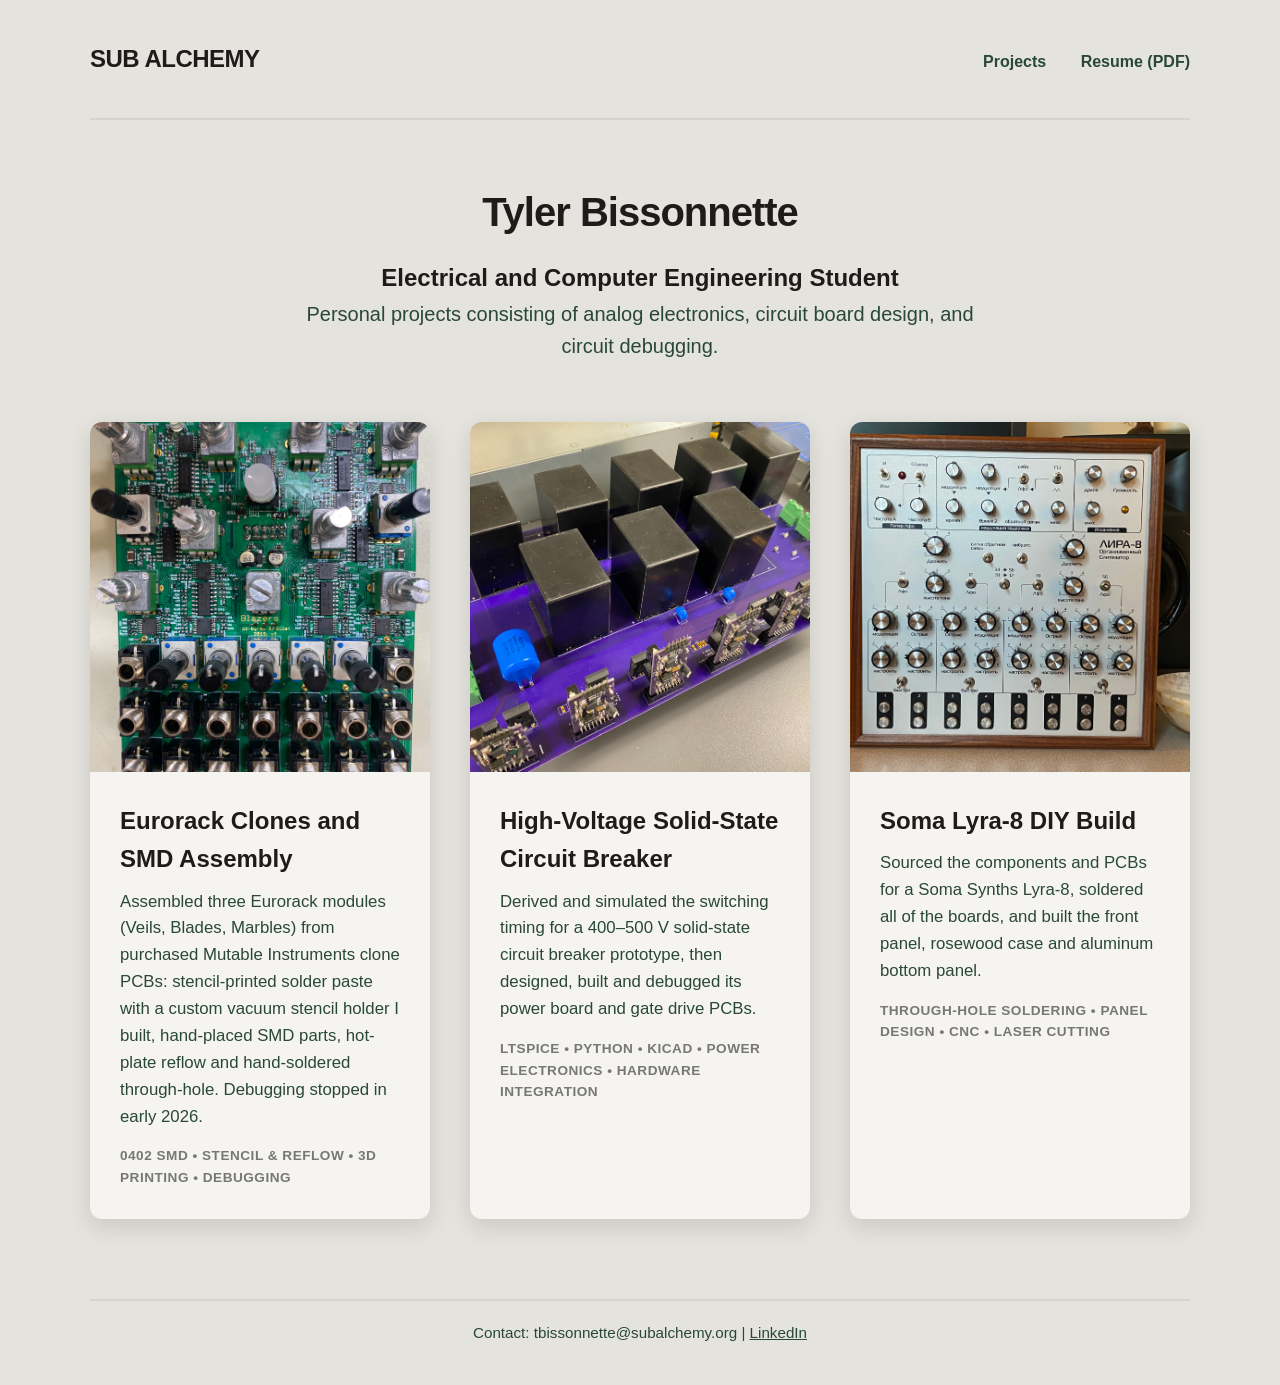
<file: index.html>
<!DOCTYPE html>
<html lang="en">
<head>
    <meta charset="UTF-8">
    <meta name="viewport" content="width=device-width, initial-scale=1.0">
    <title>Sub Alchemy | Tyler Bissonnette</title>
    <link rel="stylesheet" href="style.css?v=6">
<link rel="icon" type="image/svg+xml" href="favicon.svg">
</head>
<body>

    <header>
        <a href="index.html" class="logo">SUB ALCHEMY</a>
        <nav>
            <a href="index.html">Projects</a>
            <a href="Resume_updated.pdf" target="_blank">Resume (PDF)</a>
        </nav>
    </header>

    <main>
        <section class="hero">
            <h1>Tyler Bissonnette</h1>
            <h2>Electrical and Computer Engineering Student</h2>
            <p>Personal projects consisting of analog electronics, circuit board design, and circuit debugging. </p>
        </section>

        <section class="projects-grid">

            <!-- Project 1 -->
            <a href="mutable_clones.html" class="project-card">
                <div class="project-image">
                    <img src="photos/smd/IMG_8533.jpg" alt="Mutable Instruments Eurorack Clones" style="width: 100%; height: 100%; object-fit: cover;">
                </div>
                <div class="project-info">
                    <h2>Eurorack Clones and SMD Assembly</h2>
                    <p>Assembled three Eurorack modules (Veils, Blades, Marbles) from purchased Mutable Instruments clone PCBs: stencil-printed solder paste with a custom vacuum stencil holder I built, hand-placed SMD parts, hot-plate reflow and hand-soldered through-hole. Debugging stopped in early 2026.</p>
                    <div class="tech-stack">0402 SMD • Stencil &amp; Reflow • 3D Printing • Debugging</div>
                </div>
            </a>

            <!-- Project 2 -->
            <a href="circuit-breaker.html" class="project-card">
                <div class="project-image">
                    <img src="photos/circuit_breaker/power_board/IMG_8535.jpg" alt="Solid State Circuit Breaker" style="width: 100%; height: 100%; object-fit: cover;">
                </div>
                <div class="project-info">
                    <h2>High-Voltage Solid-State Circuit Breaker</h2>
                    <p>Derived and simulated the switching timing for a 400&ndash;500 V solid-state circuit breaker prototype, then designed, built and debugged its power board and gate drive PCBs.</p>
                    <div class="tech-stack">LTspice • Python • KiCad • Power Electronics • Hardware Integration</div>
                </div>
            </a>

            <!-- Project 3 -->
            <a href="lyra-8.html" class="project-card">
                <div class="project-image">
                    <img src="photos/Lyra_8/front_1.jpg" alt="Soma Lyra-8 Synthesizer" style="width: 100%; height: 100%; object-fit: cover;">
                </div>
                <div class="project-info">
                    <h2>Soma Lyra-8 DIY Build</h2>
                    <p>Sourced the components and PCBs for a Soma Synths Lyra-8, soldered all of the boards, and built the front panel, rosewood case and aluminum bottom panel.</p>
                    <div class="tech-stack">Through-Hole Soldering • Panel Design • CNC • Laser Cutting</div>
                </div>
            </a>

        </section>
    </main>

    <footer>
    <p>Contact: tbissonnette@subalchemy.org | <a href="https://www.linkedin.com/in/tbissonnette/" target="_blank" rel="noopener noreferrer" style="color: inherit;">LinkedIn</a></p>
    </footer>

</body>
</html>
</file>
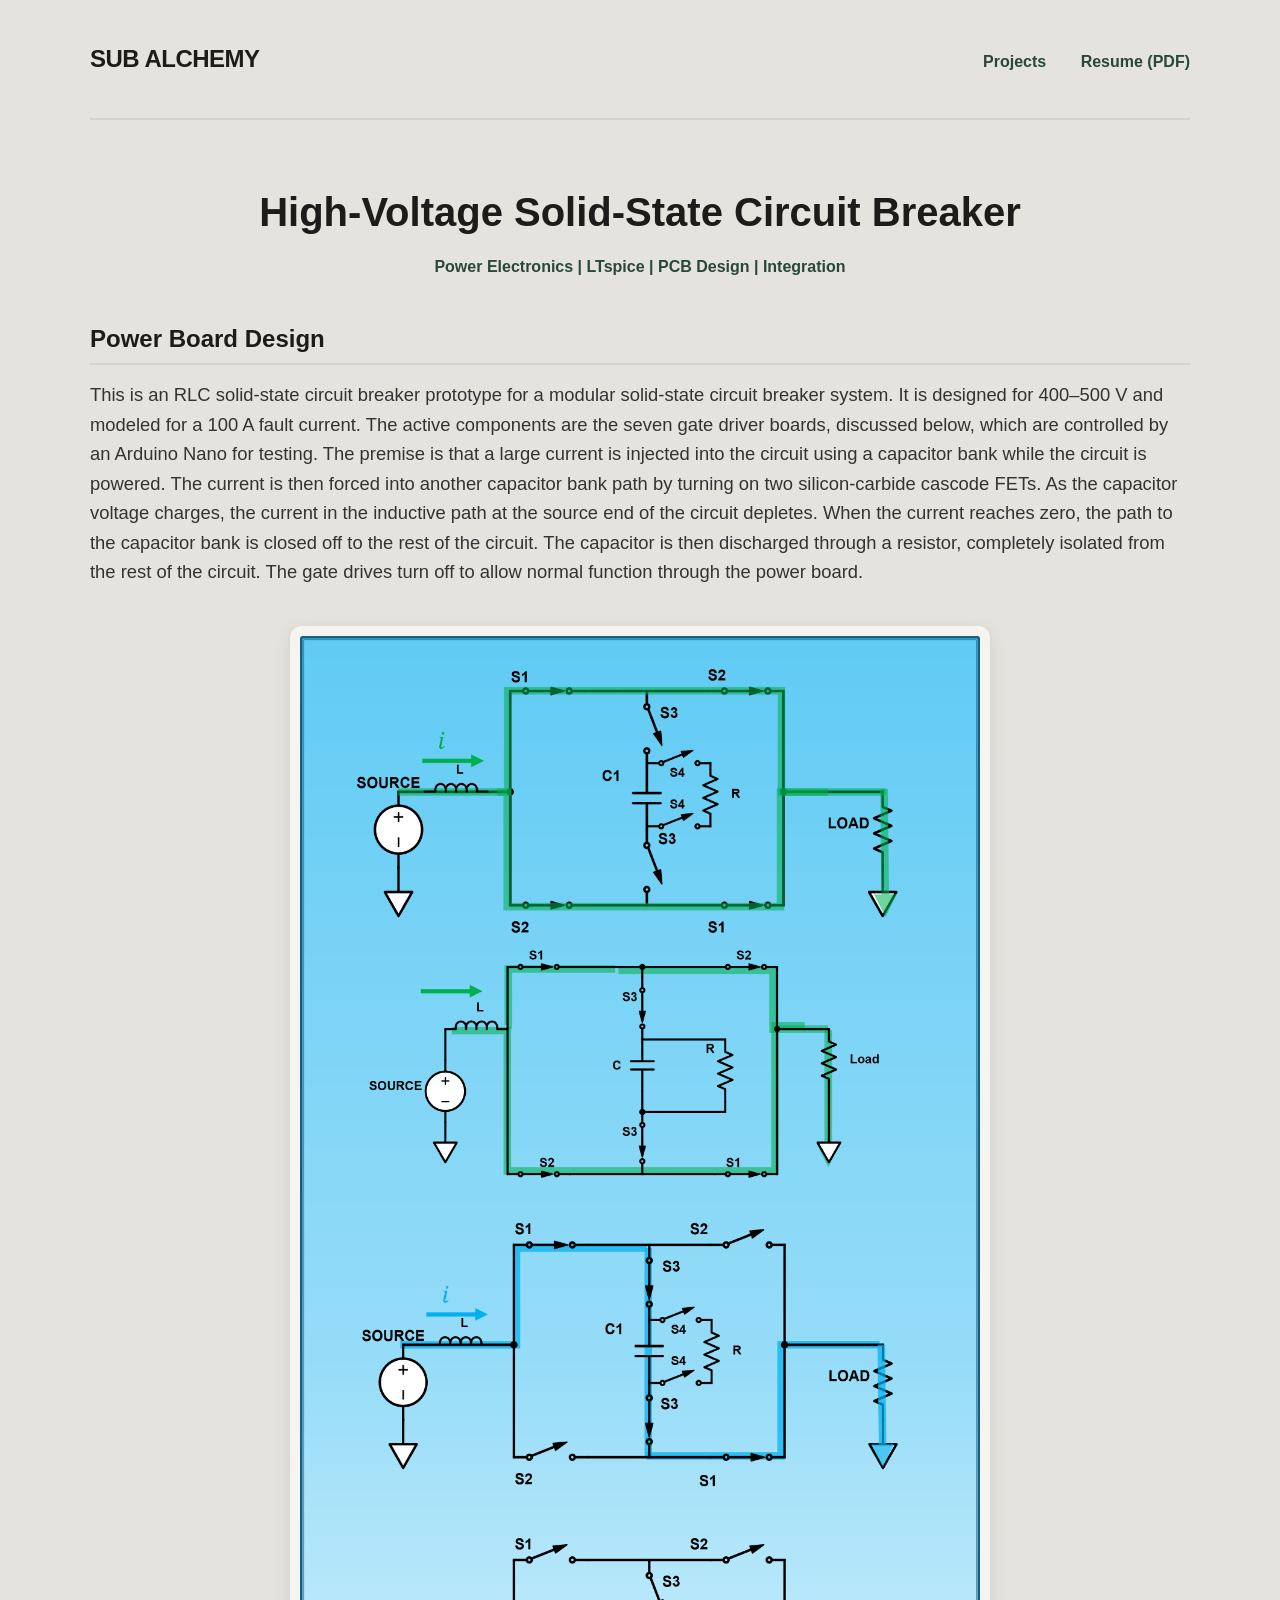
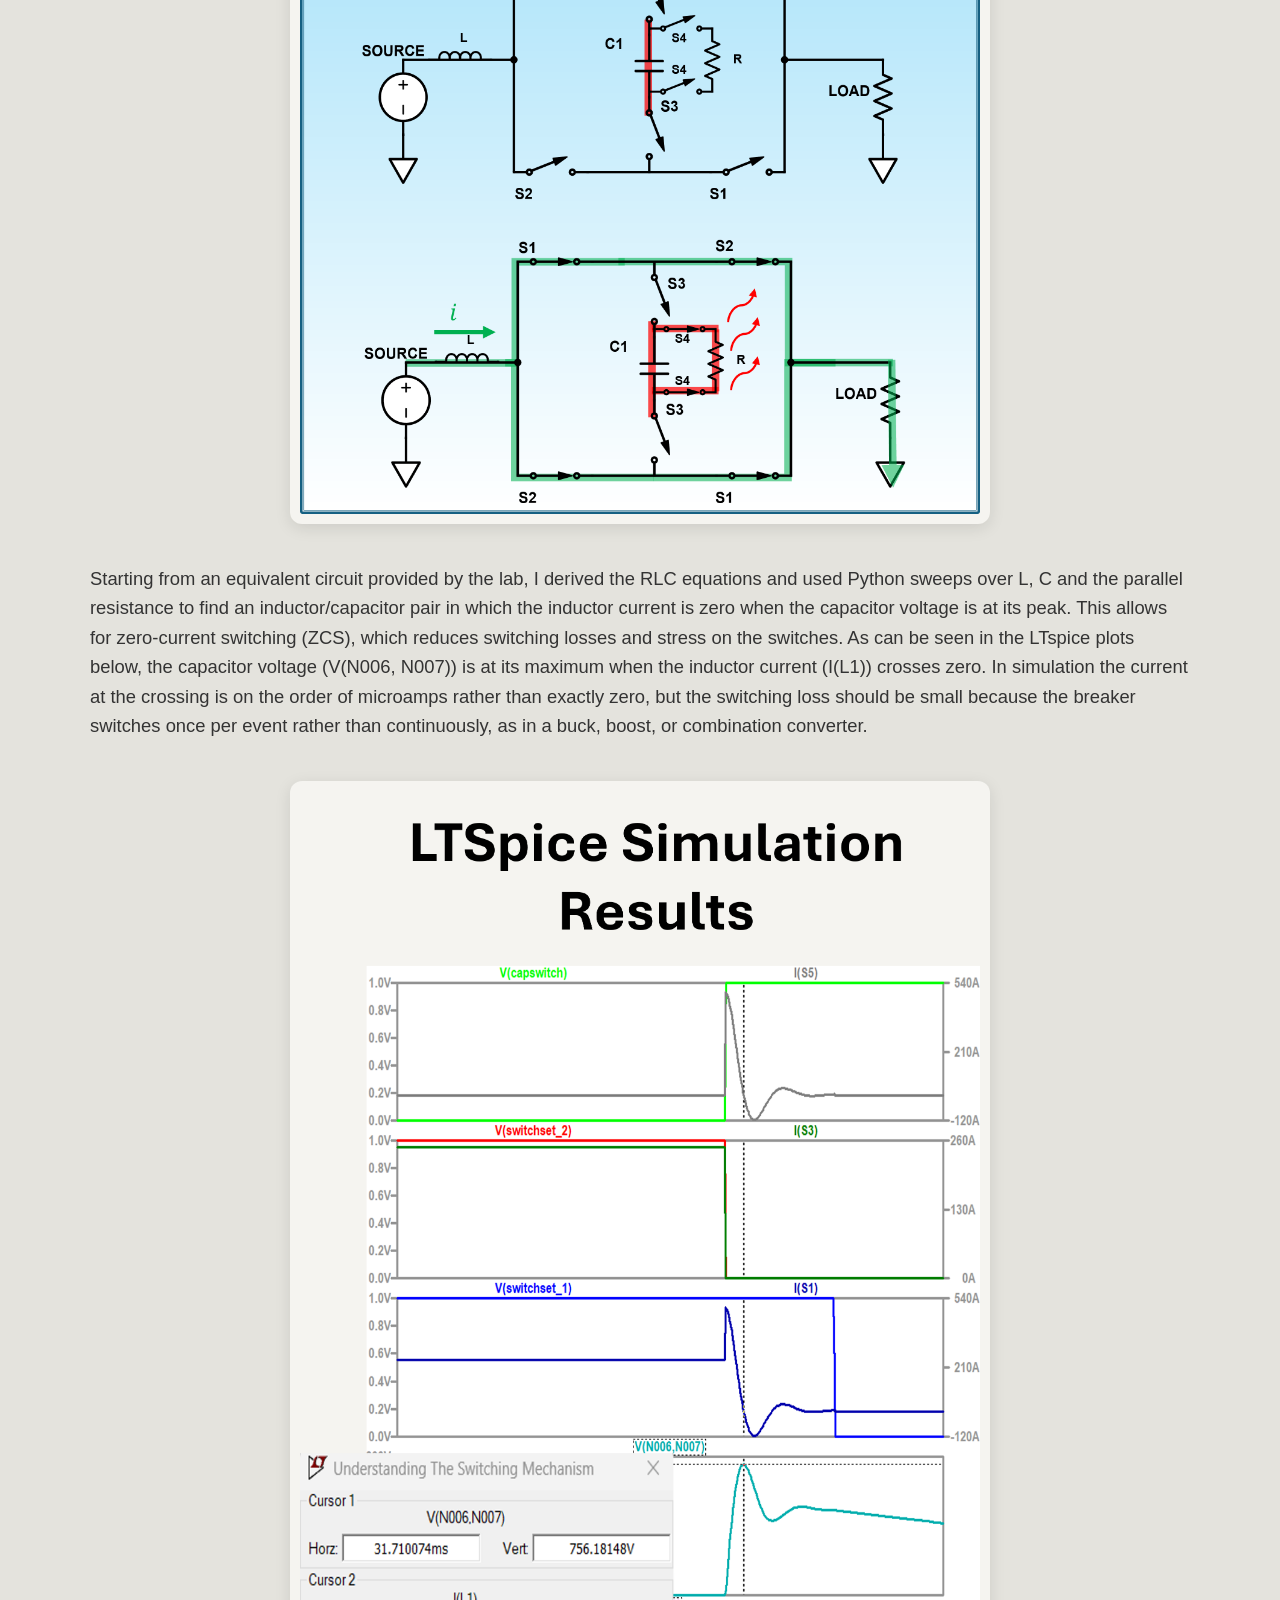
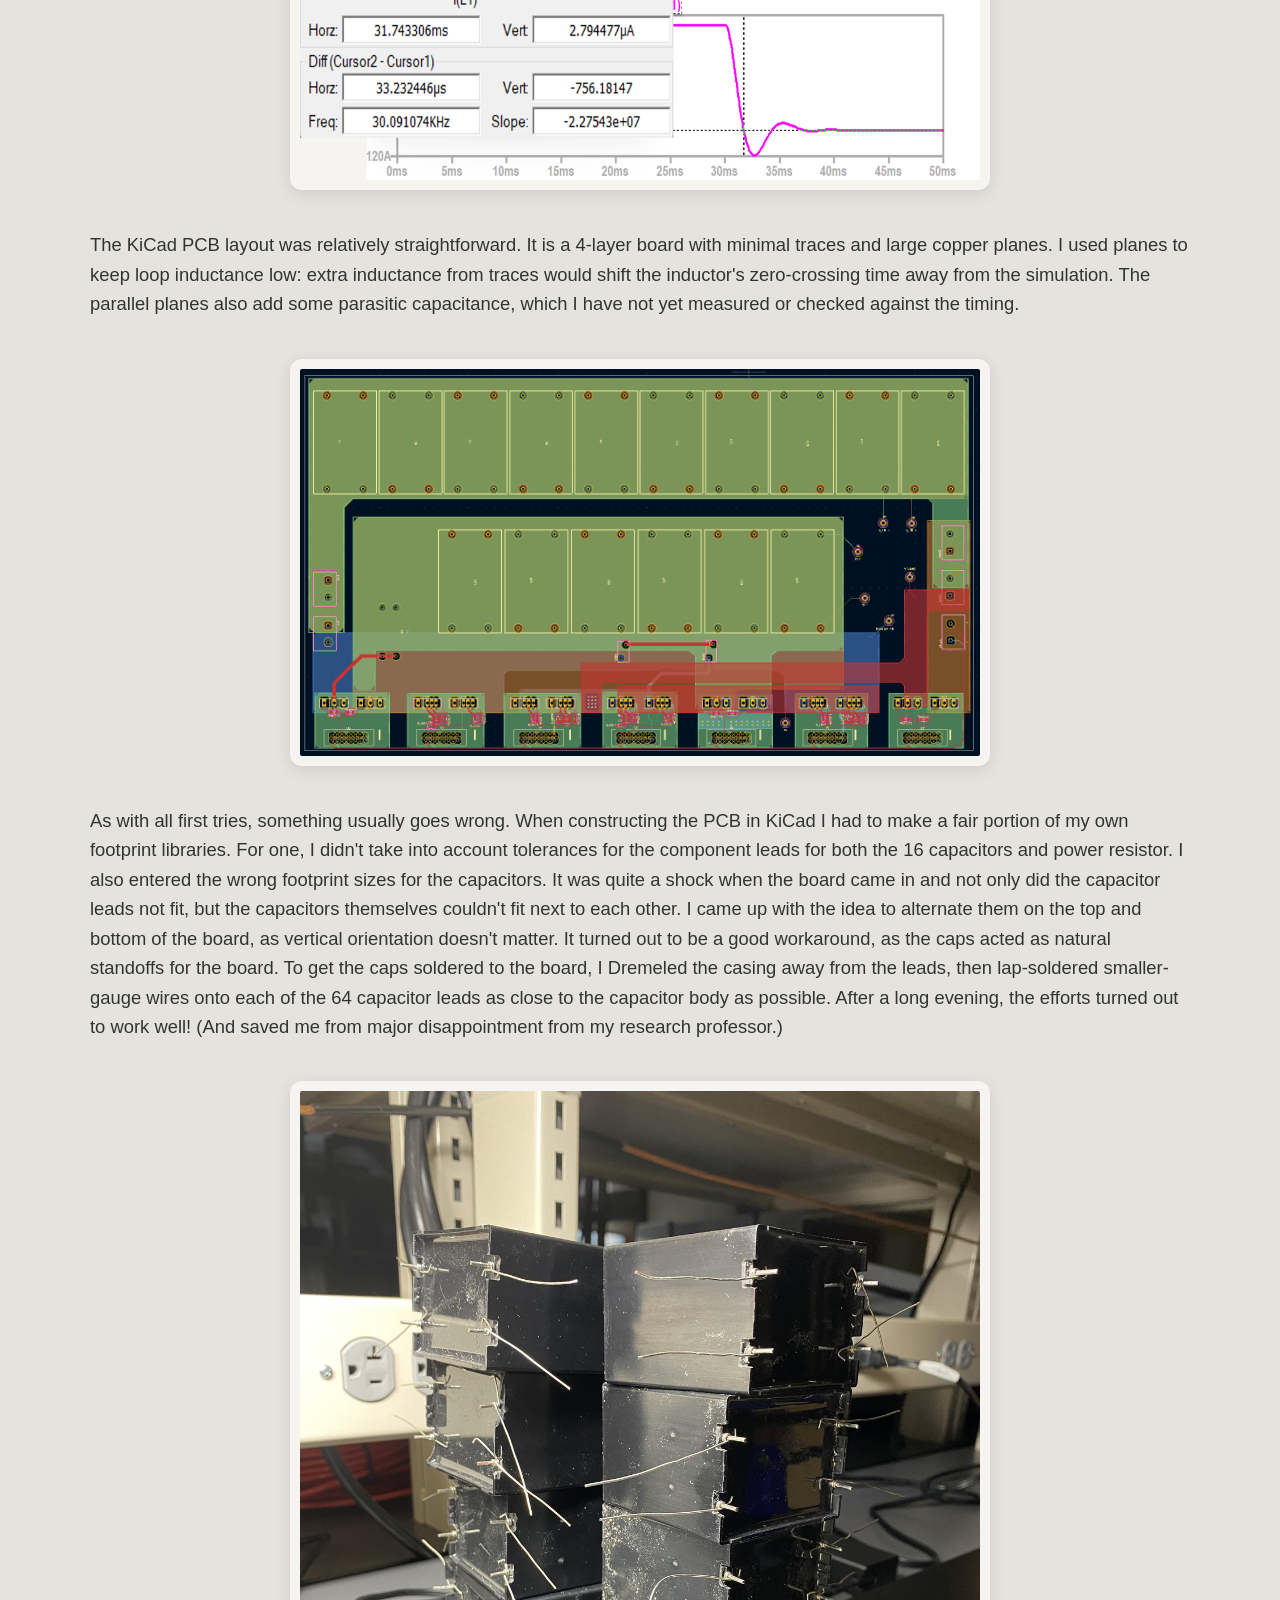
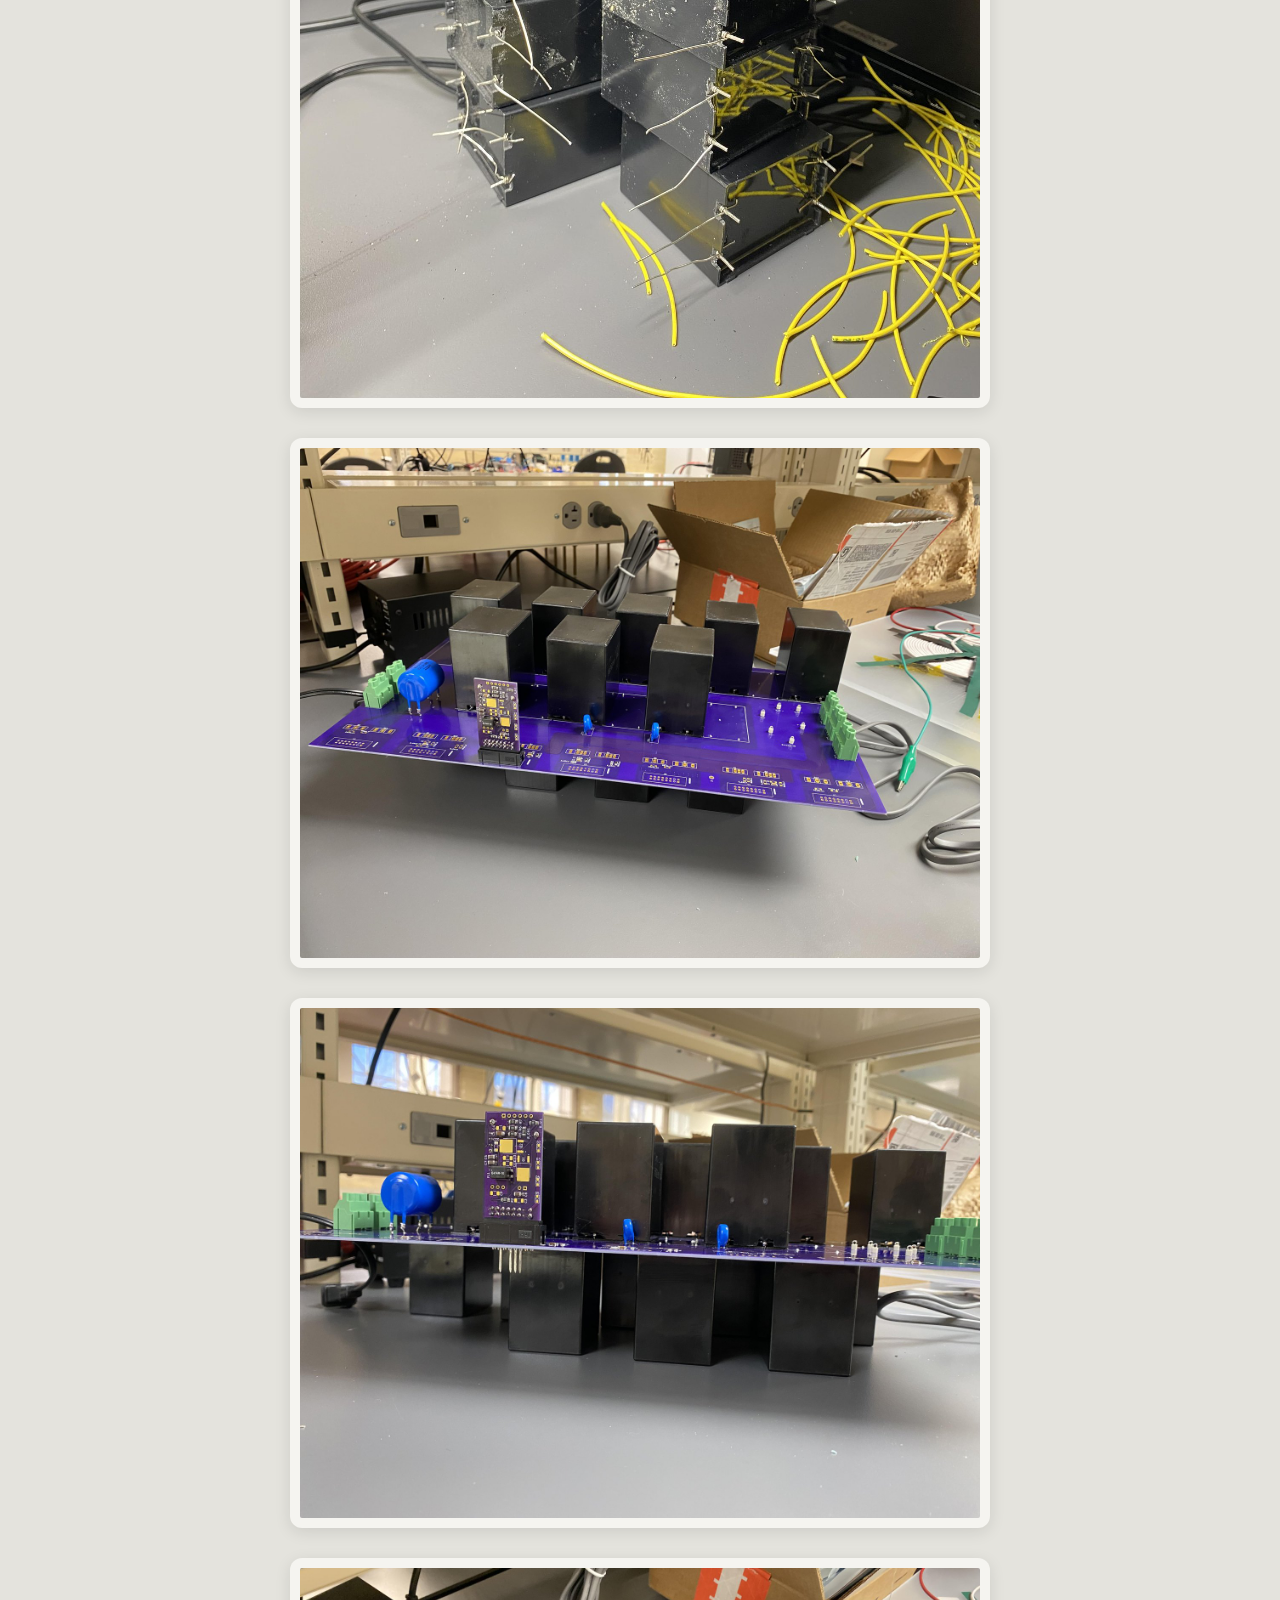
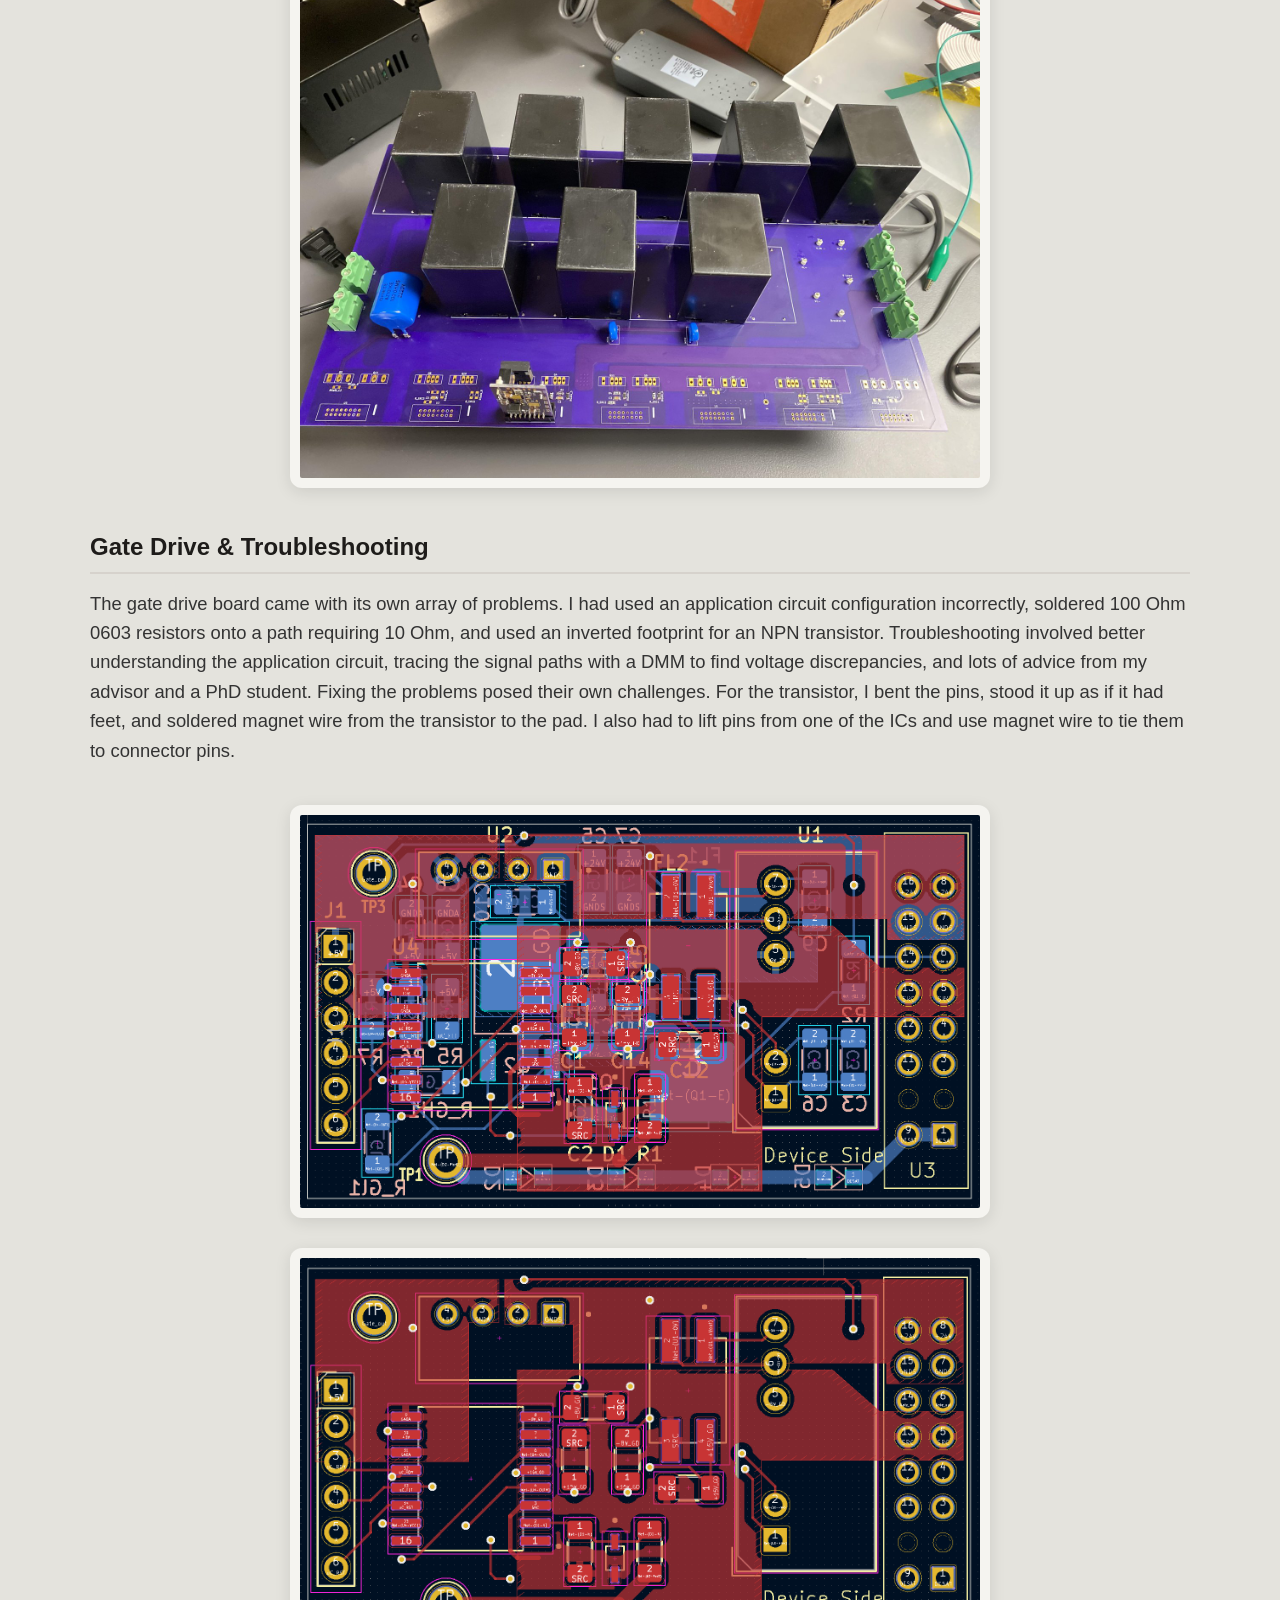
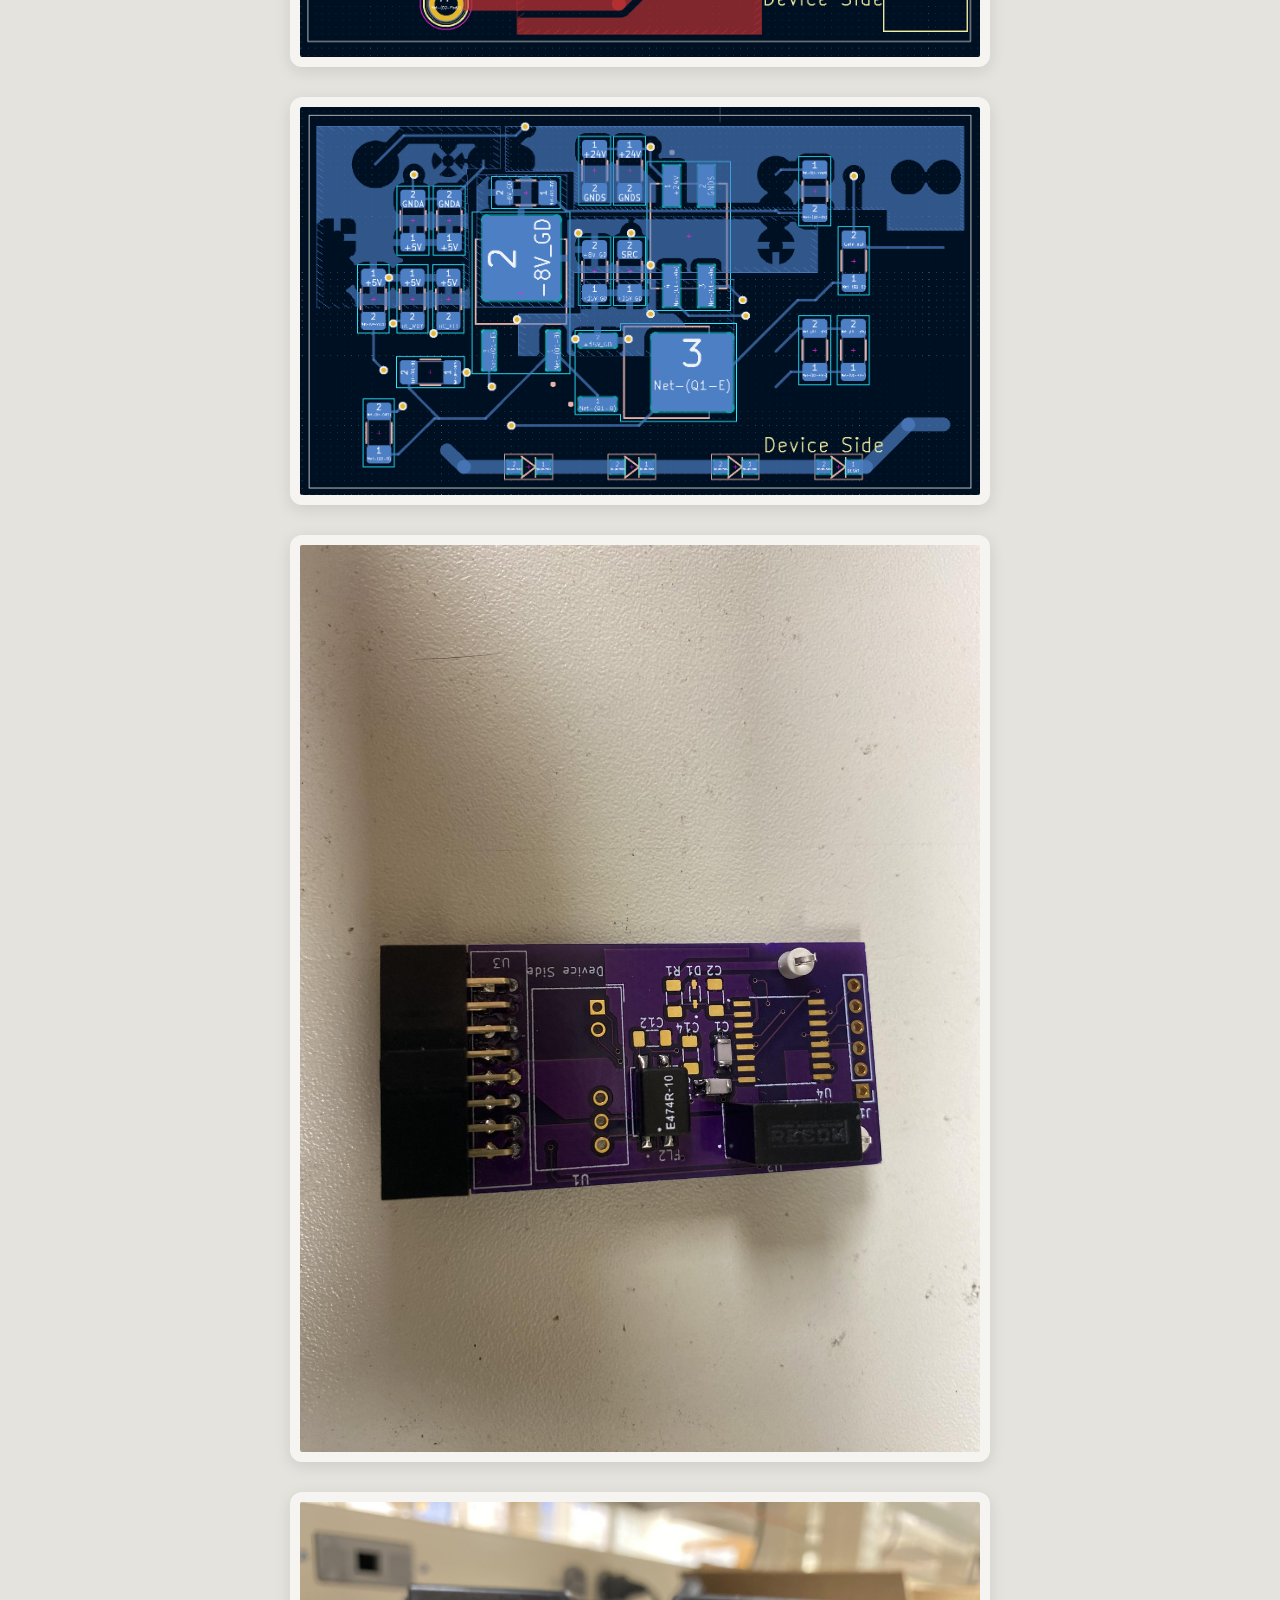
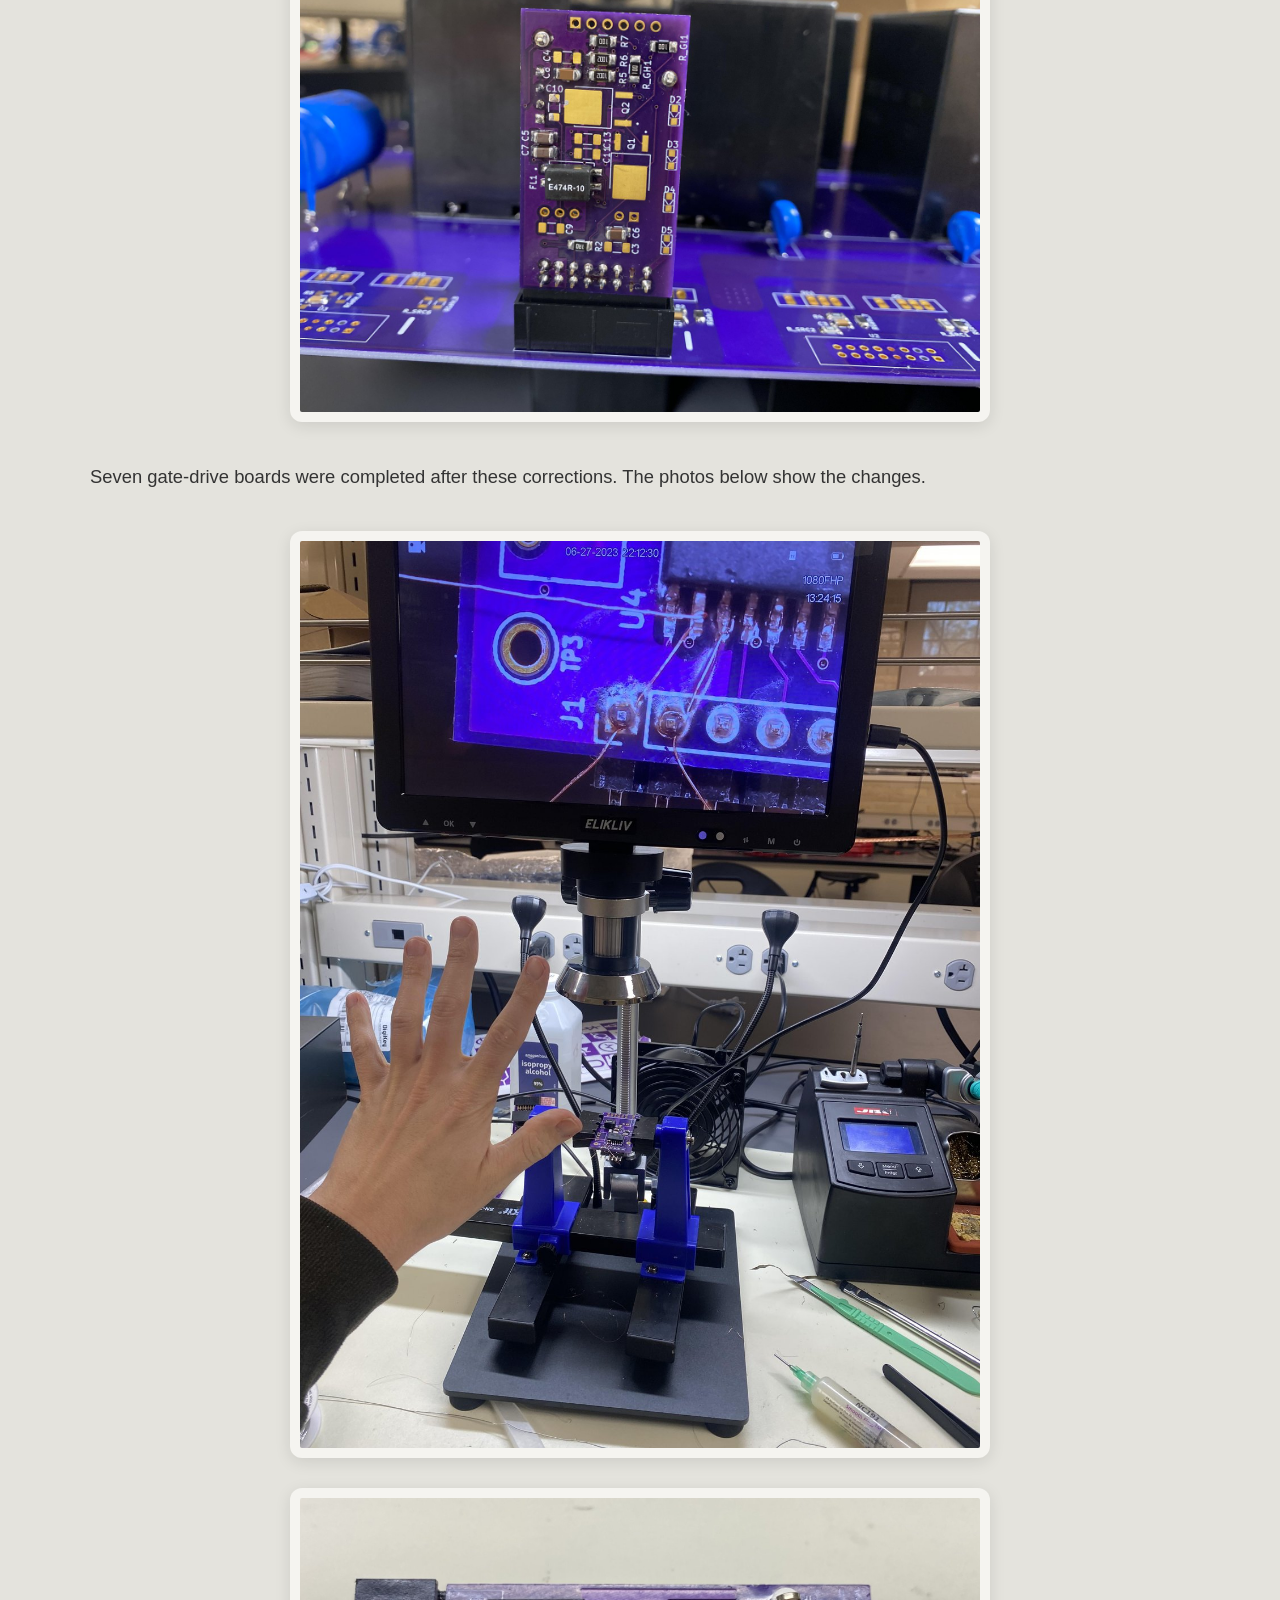
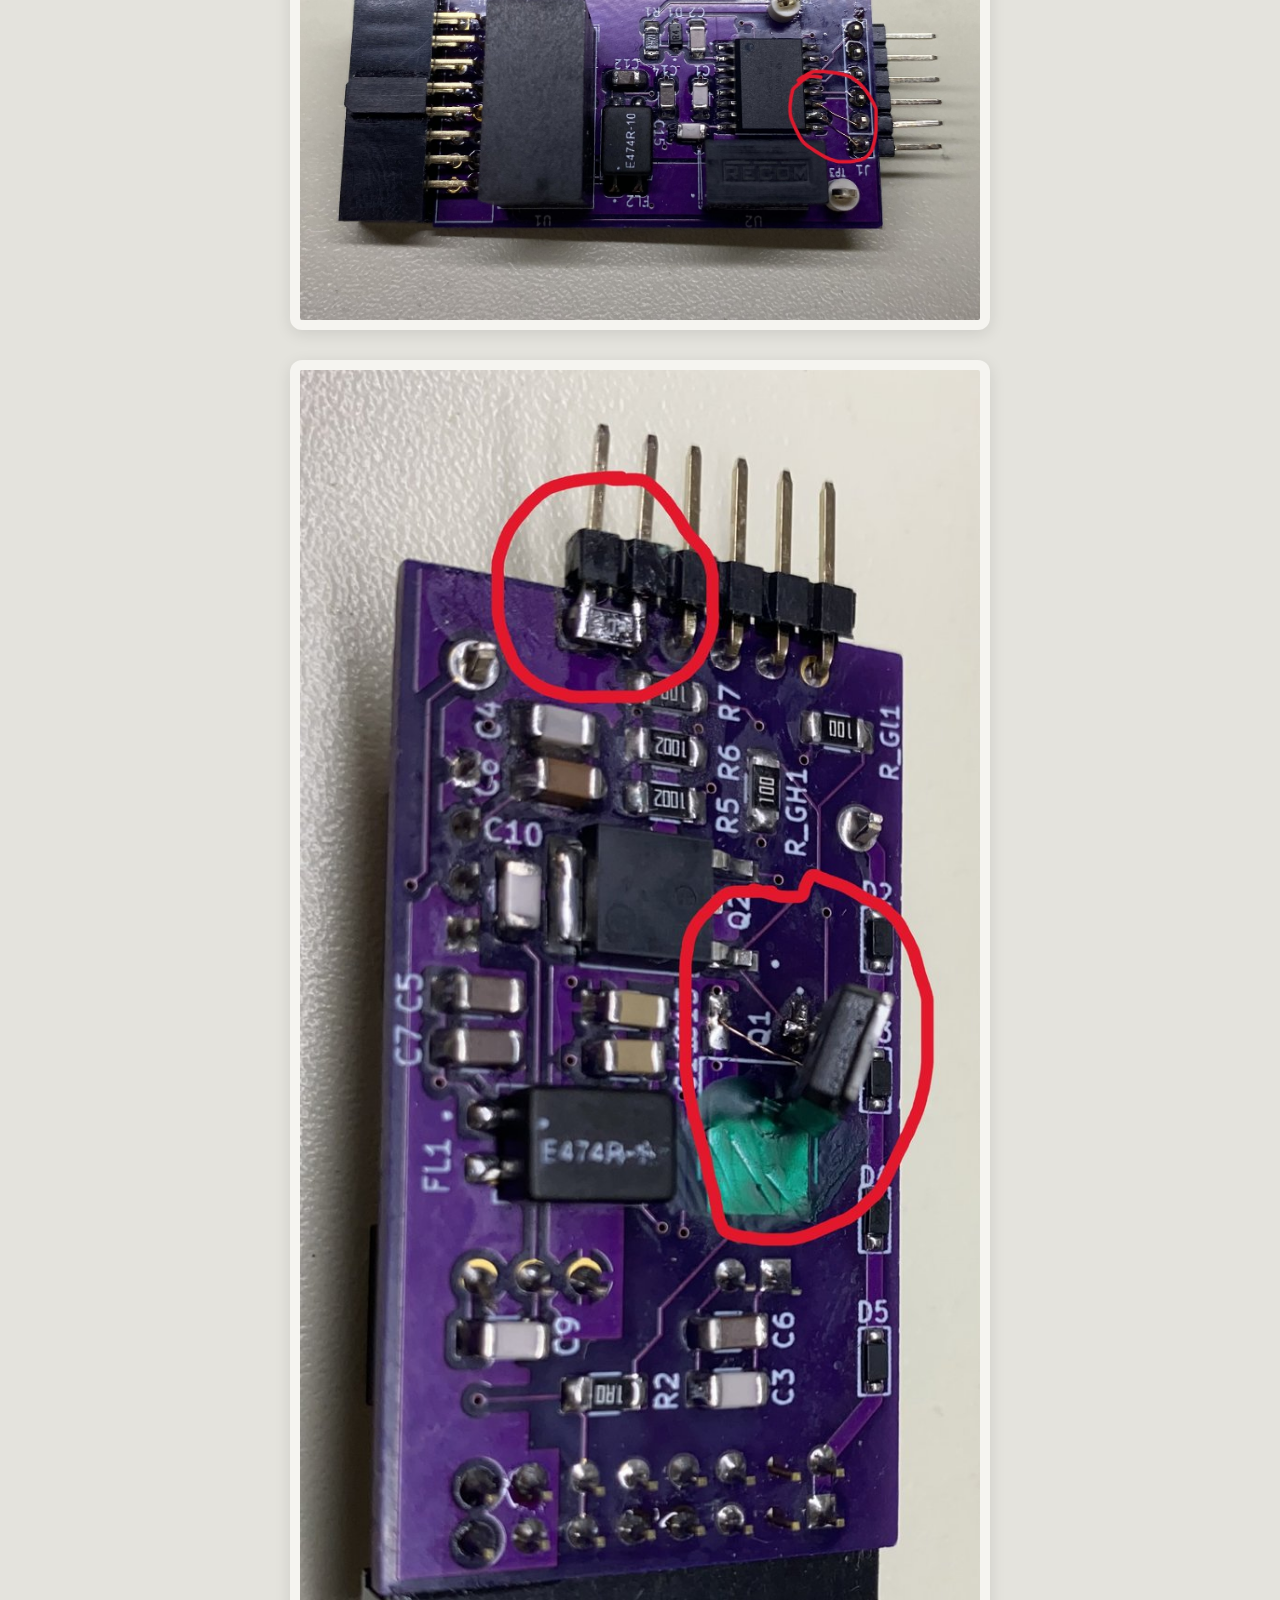
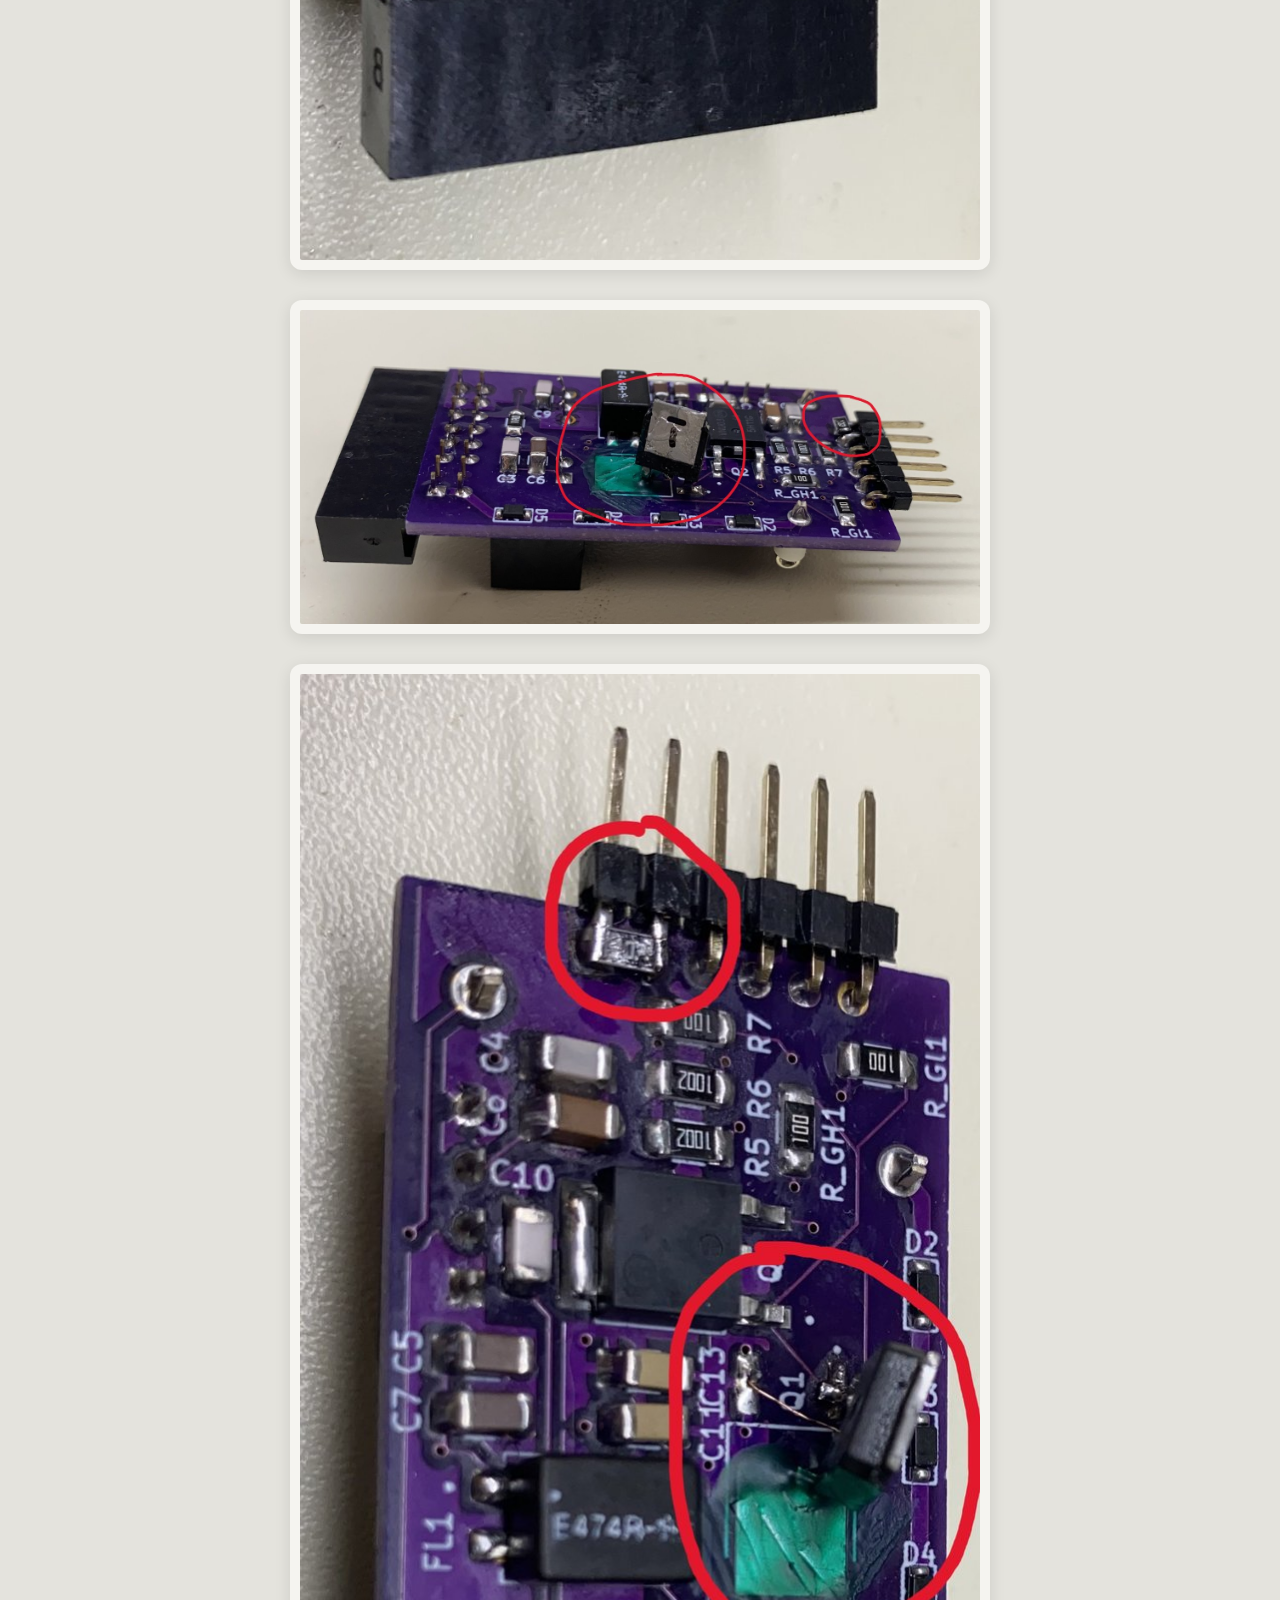
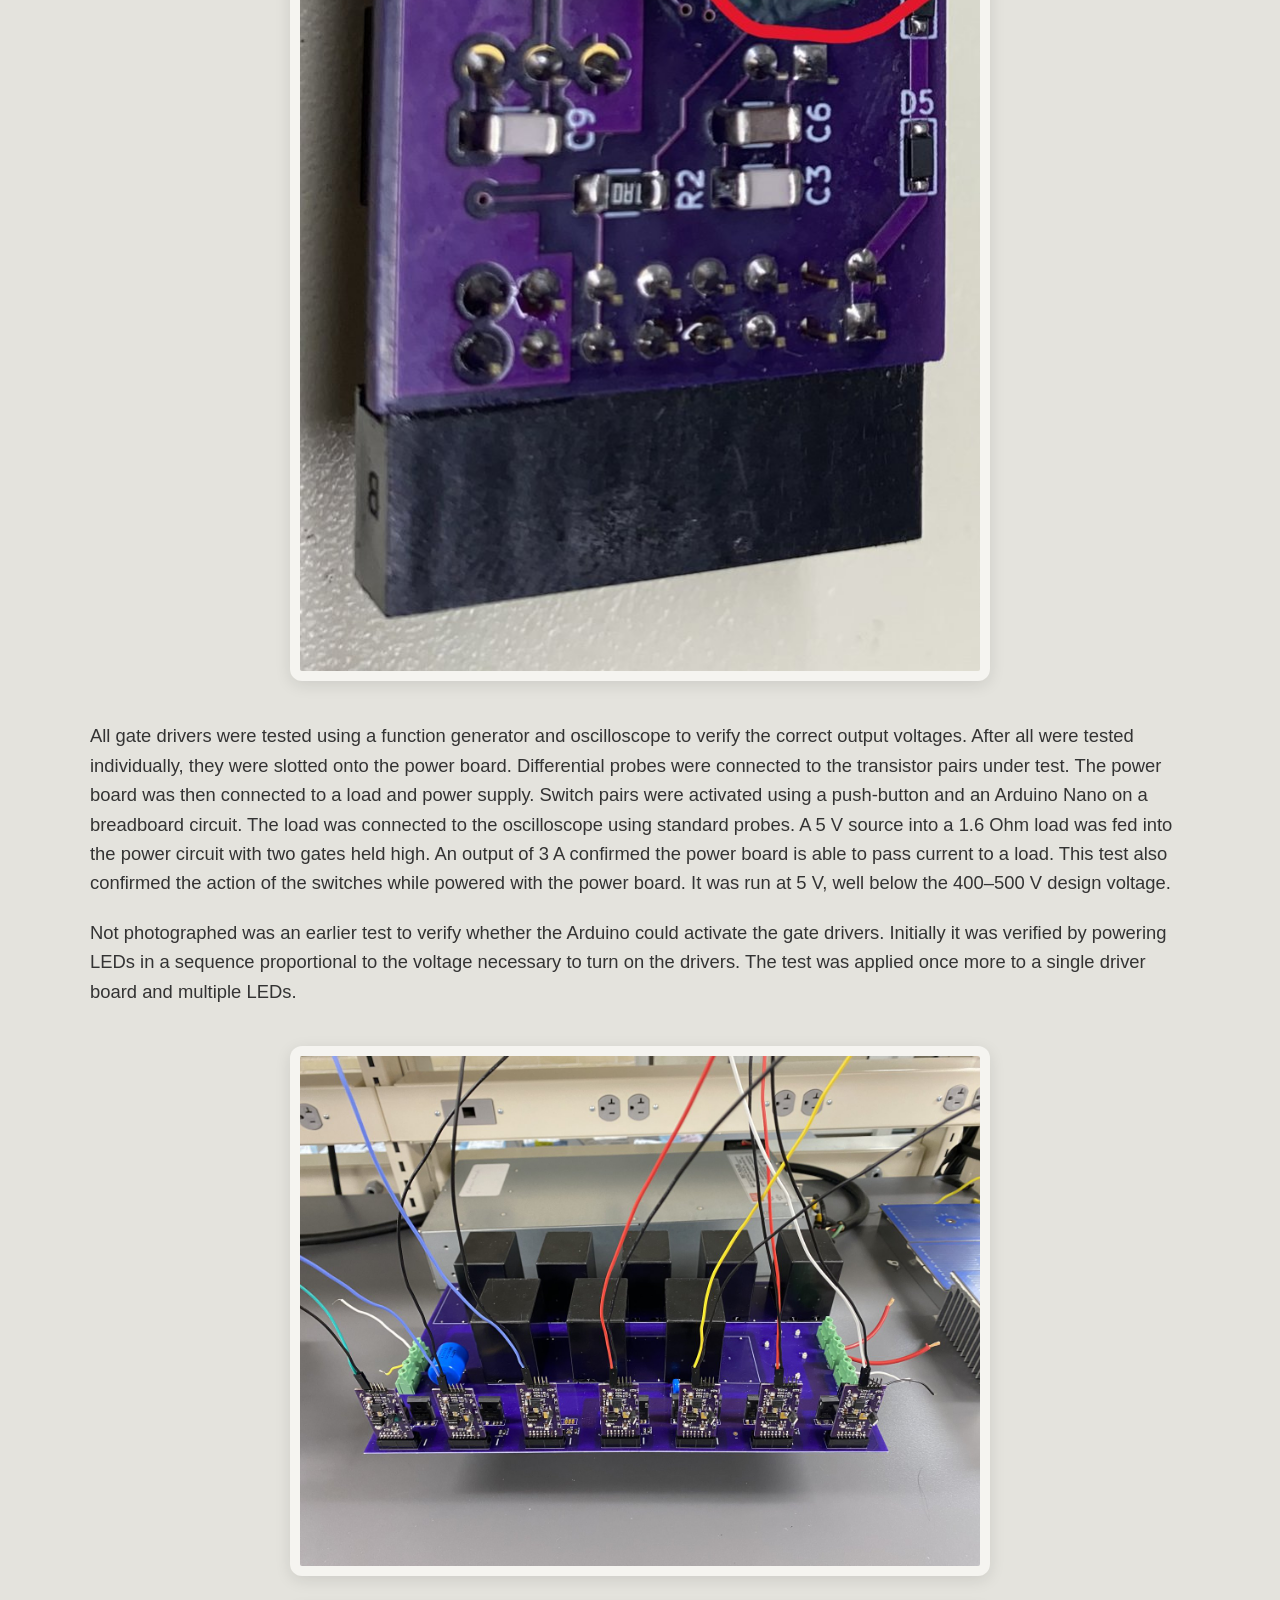
<file: circuit-breaker.html>
<!DOCTYPE html>
<html lang="en">
<head>
    <meta charset="UTF-8">
    <meta name="viewport" content="width=device-width, initial-scale=1.0">
    <title>High-Voltage Circuit Breaker | Sub Alchemy</title>
    <link rel="stylesheet" href="style.css?v=6">
<link rel="icon" type="image/svg+xml" href="favicon.svg">
</head>
<body>

    <header>
        <a href="index.html" class="logo">SUB ALCHEMY</a>
        <nav>
            <a href="index.html">Projects</a>
            <a href="Resume_updated.pdf" target="_blank">Resume (PDF)</a>
        </nav>
    </header>

    <main class="project-content">
        <div class="project-header">
            <h1>High-Voltage Solid-State Circuit Breaker</h1>
            <div class="project-meta">Power Electronics | LTspice | PCB Design | Integration</div>
        </div>

        <h3>Power Board Design</h3>
        <p>This is an RLC solid-state circuit breaker prototype for a modular solid-state circuit breaker system. It is designed for 400&ndash;500 V and modeled for a 100 A fault current. The active components are the seven gate driver boards, discussed below, which are controlled by an Arduino Nano for testing. The premise is that a large current is injected into the circuit using a capacitor bank while the circuit is powered. The current is then forced into another capacitor bank path by turning on two silicon-carbide cascode FETs. As the capacitor voltage charges, the current in the inductive path at the source end of the circuit depletes. When the current reaches zero, the path to the capacitor bank is closed off to the rest of the circuit. The capacitor is then discharged through a resistor, completely isolated from the rest of the circuit. The gate drives turn off to allow normal function through the power board.</p>

        <div class="photo-stack">
            <img src="photos/circuit_breaker/power_board_flow.png" alt="Power Board Flow">
        </div>

        <p>Starting from an equivalent circuit provided by the lab, I derived the RLC equations and used Python sweeps over L, C and the parallel resistance to find an inductor/capacitor pair in which the inductor current is zero when the capacitor voltage is at its peak. This allows for zero-current switching (ZCS), which reduces switching losses and stress on the switches. As can be seen in the LTspice plots below, the capacitor voltage (V(N006, N007)) is at its maximum when the inductor current (I(L1)) crosses zero. In simulation the current at the crossing is on the order of microamps rather than exactly zero, but the switching loss should be small because the breaker switches once per event rather than continuously, as in a buck, boost, or combination converter.</p>

        <div class="photo-stack">
            <img src="photos/circuit_breaker/ltspice_results.png" alt="LTspice Simulation Results">
        </div>

        <p>The KiCad PCB layout was relatively straightforward. It is a 4-layer board with minimal traces and large copper planes. I used planes to keep loop inductance low: extra inductance from traces would shift the inductor's zero-crossing time away from the simulation. The parallel planes also add some parasitic capacitance, which I have not yet measured or checked against the timing.</p>

        <div class="photo-stack">
            <img src="photos/circuit_breaker/power_board/power_board.png" alt="Power Board Layout">
        </div>

        <p>As with all first tries, something usually goes wrong. When constructing the PCB in KiCad I had to make a fair portion of my own footprint libraries. For one, I didn't take into account tolerances for the component leads for both the 16 capacitors and power resistor. I also entered the wrong footprint sizes for the capacitors. It was quite a shock when the board came in and not only did the capacitor leads not fit, but the capacitors themselves couldn't fit next to each other. I came up with the idea to alternate them on the top and bottom of the board, as vertical orientation doesn't matter. It turned out to be a good workaround, as the caps acted as natural standoffs for the board. To get the caps soldered to the board, I Dremeled the casing away from the leads, then lap-soldered smaller-gauge wires onto each of the 64 capacitor leads as close to the capacitor body as possible. After a long evening, the efforts turned out to work well! (And saved me from major disappointment from my research professor.)</p>

        <div class="photo-stack">
            <img src="photos/circuit_breaker/power_board/capacitors_footprint_alters.jpg" alt="Capacitor Footprint Alters">
            <img src="photos/circuit_breaker/power_board/powerboard_angle1.jpg" alt="Power Board Angle 1">
            <img src="photos/circuit_breaker/power_board/powerboard_angle2.jpg" alt="Power Board Angle 2">
            <img src="photos/circuit_breaker/power_board/powerboard_angle3.jpg" alt="Power Board Angle 3">
        </div>

        <h3>Gate Drive &amp; Troubleshooting</h3>
        <p>The gate drive board came with its own array of problems. I had used an application circuit configuration incorrectly, soldered 100 Ohm 0603 resistors onto a path requiring 10 Ohm, and used an inverted footprint for an NPN transistor. Troubleshooting involved better understanding the application circuit, tracing the signal paths with a DMM to find voltage discrepancies, and lots of advice from my advisor and a PhD student. Fixing the problems posed their own challenges. For the transistor, I bent the pins, stood it up as if it had feet, and soldered magnet wire from the transistor to the pad. I also had to lift pins from one of the ICs and use magnet wire to tie them to connector pins.</p>

        <div class="photo-stack">
            <img src="photos/circuit_breaker/gate_drive/gatedrive_allLayers.png" alt="Gate Drive All Layers">
            <img src="photos/circuit_breaker/gate_drive/gatedrive_frontLayers.png" alt="Gate Drive Front Layers">
            <img src="photos/circuit_breaker/gate_drive/gatedrive_backLayers.png" alt="Gate Drive Back Layers">
            <img src="photos/circuit_breaker/gate_drive/inocmplete_driver.jpg" alt="Incomplete Driver">
            <img src="photos/circuit_breaker/gate_drive/powerboard_with_incomplete_driver.jpg" alt="Power Board with Incomplete Driver">
        </div>

        <p>Seven gate-drive boards were completed after these corrections. The photos below show the changes.</p>

        <div class="photo-stack">
            <img src="photos/circuit_breaker/gate_drive/fixing_traces_in_driver.jpg" alt="Fixing Traces in Driver">
            <img src="photos/circuit_breaker/gate_drive/fixed_powerside.jpg" alt="Power Side Fix">
            <img src="photos/circuit_breaker/gate_drive/fixed_deviceside.jpg" alt="Device Side Fix 1">
            <img src="photos/circuit_breaker/gate_drive/fixed_deviceside2.jpg" alt="Device side Fix 2">
            <img src="photos/circuit_breaker/gate_drive/fixed_deviceside3.jpg" alt="Device side Fix 3">
        </div>

        <p>All gate drivers were tested using a function generator and oscilloscope to verify the correct output voltages. After all were tested individually, they were slotted onto the power board. Differential probes were connected to the transistor pairs under test. The power board was then connected to a load and power supply. Switch pairs were activated using a push-button and an Arduino Nano on a breadboard circuit. The load was connected to the oscilloscope using standard probes. A 5 V source into a 1.6 Ohm load was fed into the power circuit with two gates held high. An output of 3 A confirmed the power board is able to pass current to a load. This test also confirmed the action of the switches while powered with the power board. It was run at 5 V, well below the 400&ndash;500 V design voltage.</p>

        <p>Not photographed was an earlier test to verify whether the Arduino could activate the gate drivers. Initially it was verified by powering LEDs in a sequence proportional to the voltage necessary to turn on the drivers. The test was applied once more to a single driver board and multiple LEDs.</p>

        <div class="photo-stack">
            <img src="photos/circuit_breaker/power_board/IMG_8525.jpg" alt="Complete Power Board Angle 1">
            <img src="photos/circuit_breaker/power_board/IMG_8526.jpg" alt="Complete Powerboard Angle 2">
            <img src="photos/circuit_breaker/power_board/IMG_8534.jpg" alt="Complete Powerboard Angle 3">
        </div>

        <h3>Status &amp; Planned Operating Sequence</h3>
        <p>As of October 20, 2026, the power board and gate drivers are complete, but I have not had the chance to begin full testing, and I may not be able to test the board. The power board can pass current to the load, and the gate drivers can turn the cascode FETs on and off. A perfboard was soldered together for the Arduino button control to improve the stability of the circuit.</p>

        <p>The next phase is to complete the code for the switching sequence. The timing of the switching procedure will be determined using LTspice. By considering the series inductor, capacitor, and load, the time of the first inductor current zero-crossing will dictate when to isolate the current in the capacitive path. The planned sequence is as follows:</p>

        <ol>
            <li>Power is supplied to the power board using two DC sources, one for the gate drives and the other for the power path.</li>
            <li>The bulk capacitor bank is charged via the power path's power supply. Two of the switches are held off to stop the flow through the board. This in effect acts as a gate at the input, allowing the capacitor bank to charge. The charging capacitor bank will give us our necessary instant surge of current to test the breaker performance.</li>
            <li>Once the capacitor bank is sufficiently and safely charged, the DC source is shut off. Of course, the return path of the DC source is never connected, as we don't want the current to feed back into the source return.</li>
            <li>The central capacitor path is now opened, allowing the input capacitor bank to discharge into the inductor and charge the capacitors which will contain the large current.</li>
            <li>Once the inductor current is zero, the switches will close and contain the voltage in the capacitor bank.</li>
            <li>The path will then open to discharge the capacitors into the power resistor, and the circuit will turn on to its normal function state.</li>
        </ol>

        <div class="photo-stack">
            <img src="photos/circuit_breaker/gate_drive/arduino_switch.jpg" alt="Arduino Switch Control">
        </div>

    </main>

    <footer>
        <p><a href="index.html" style="color: inherit;">&larr; Back to Projects</a></p>
    </footer>

</body>
</html>
</file>
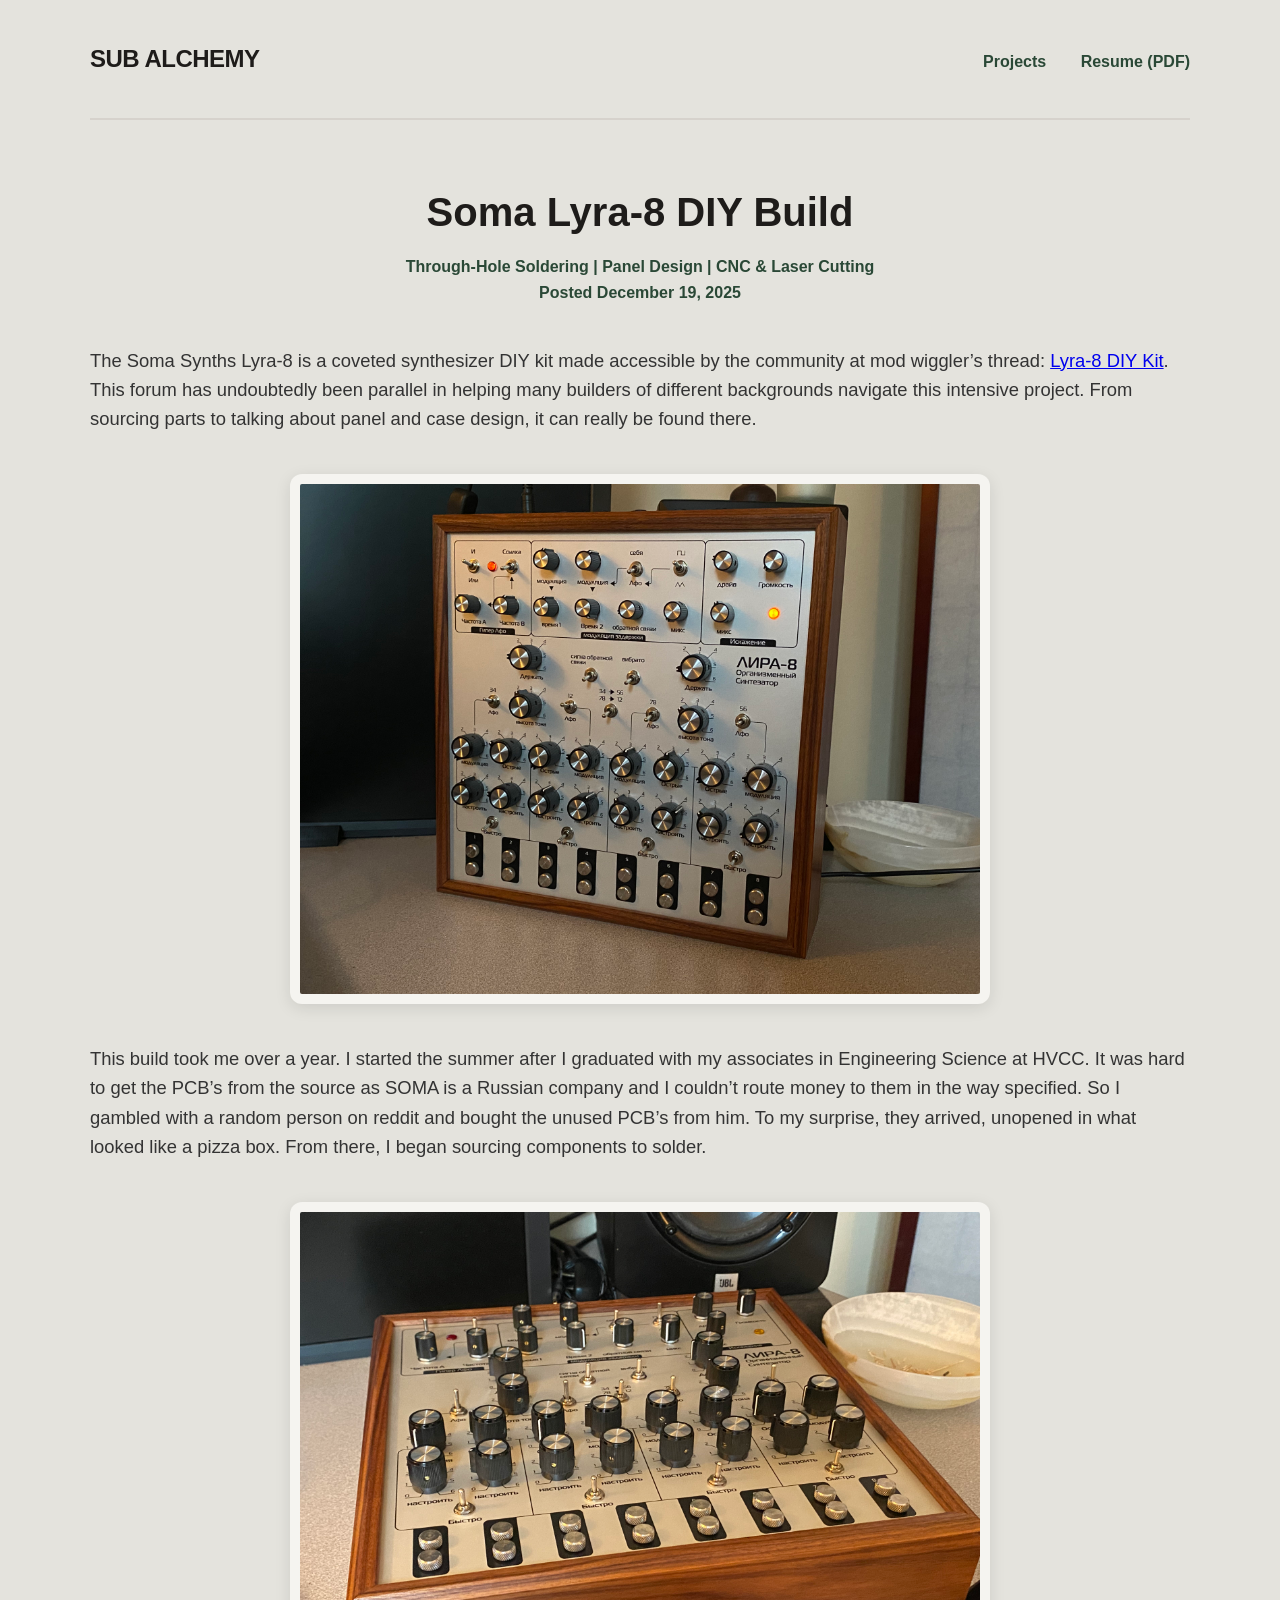
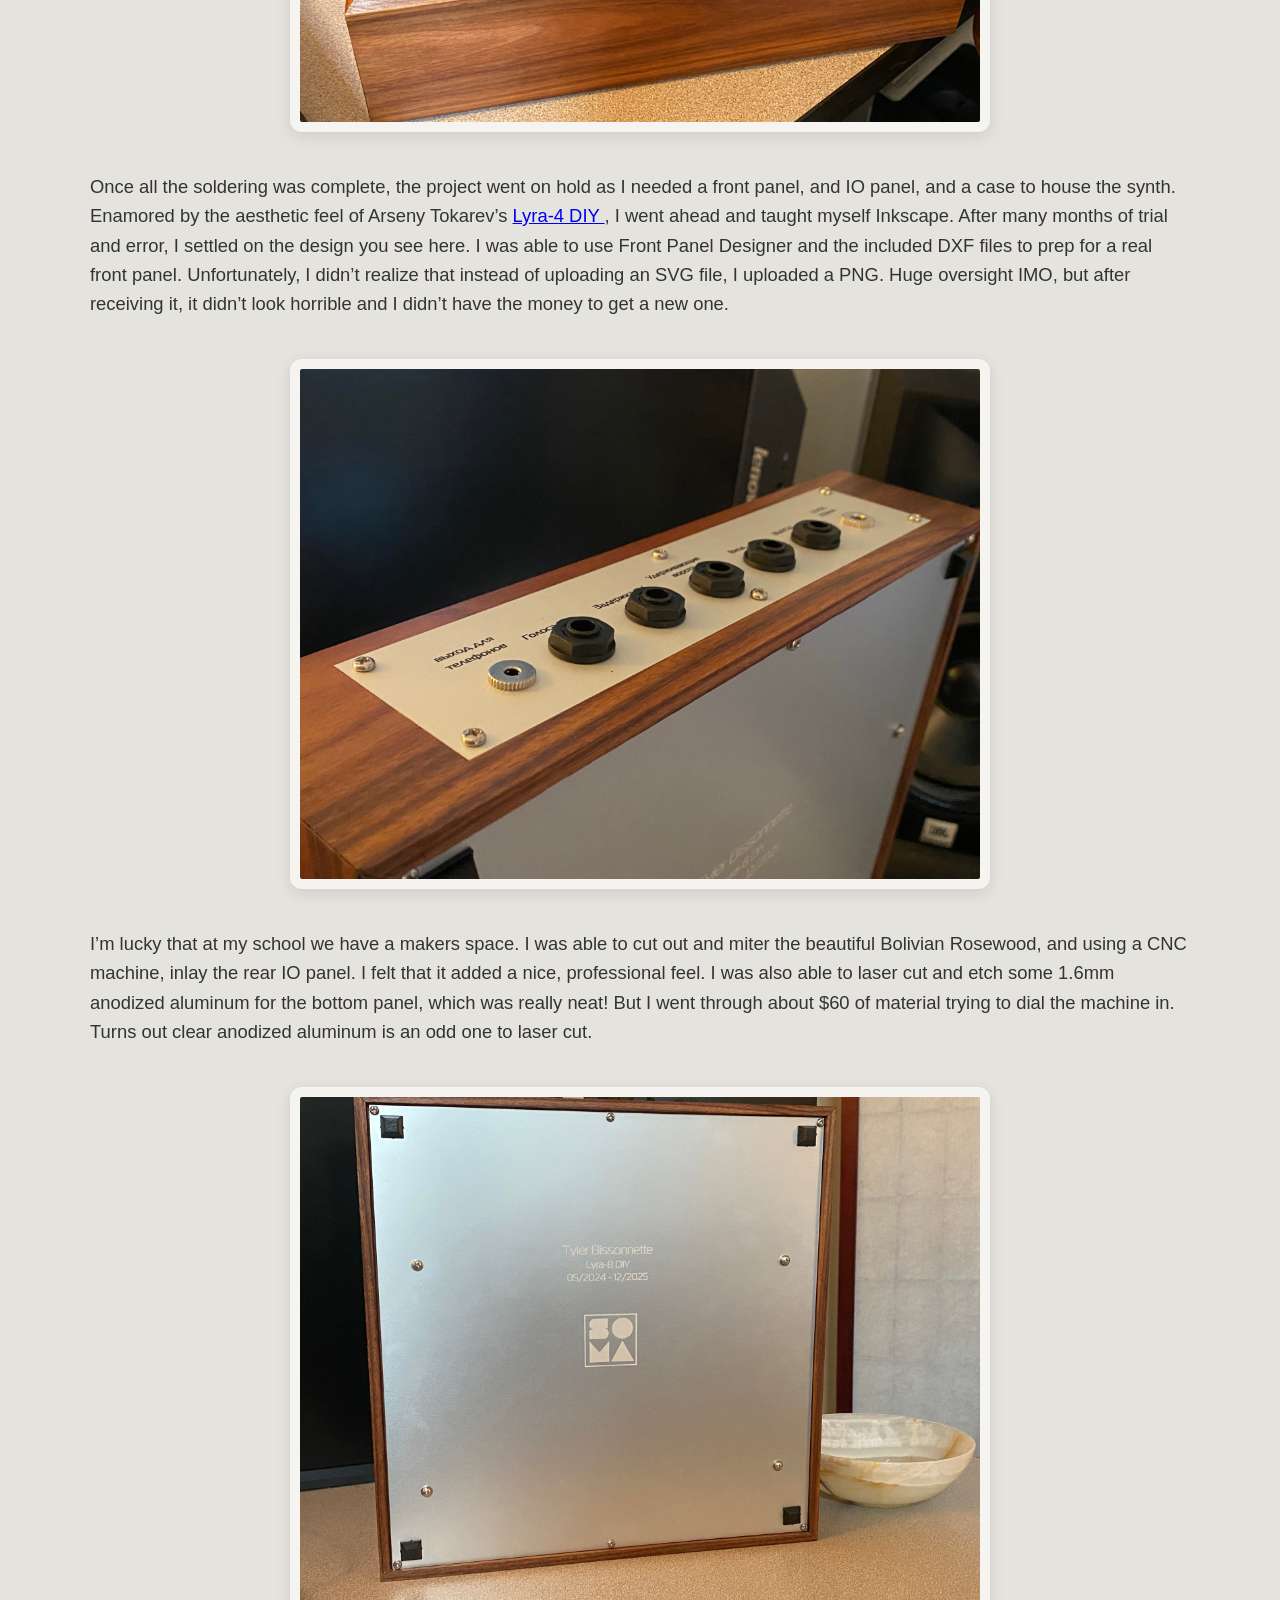
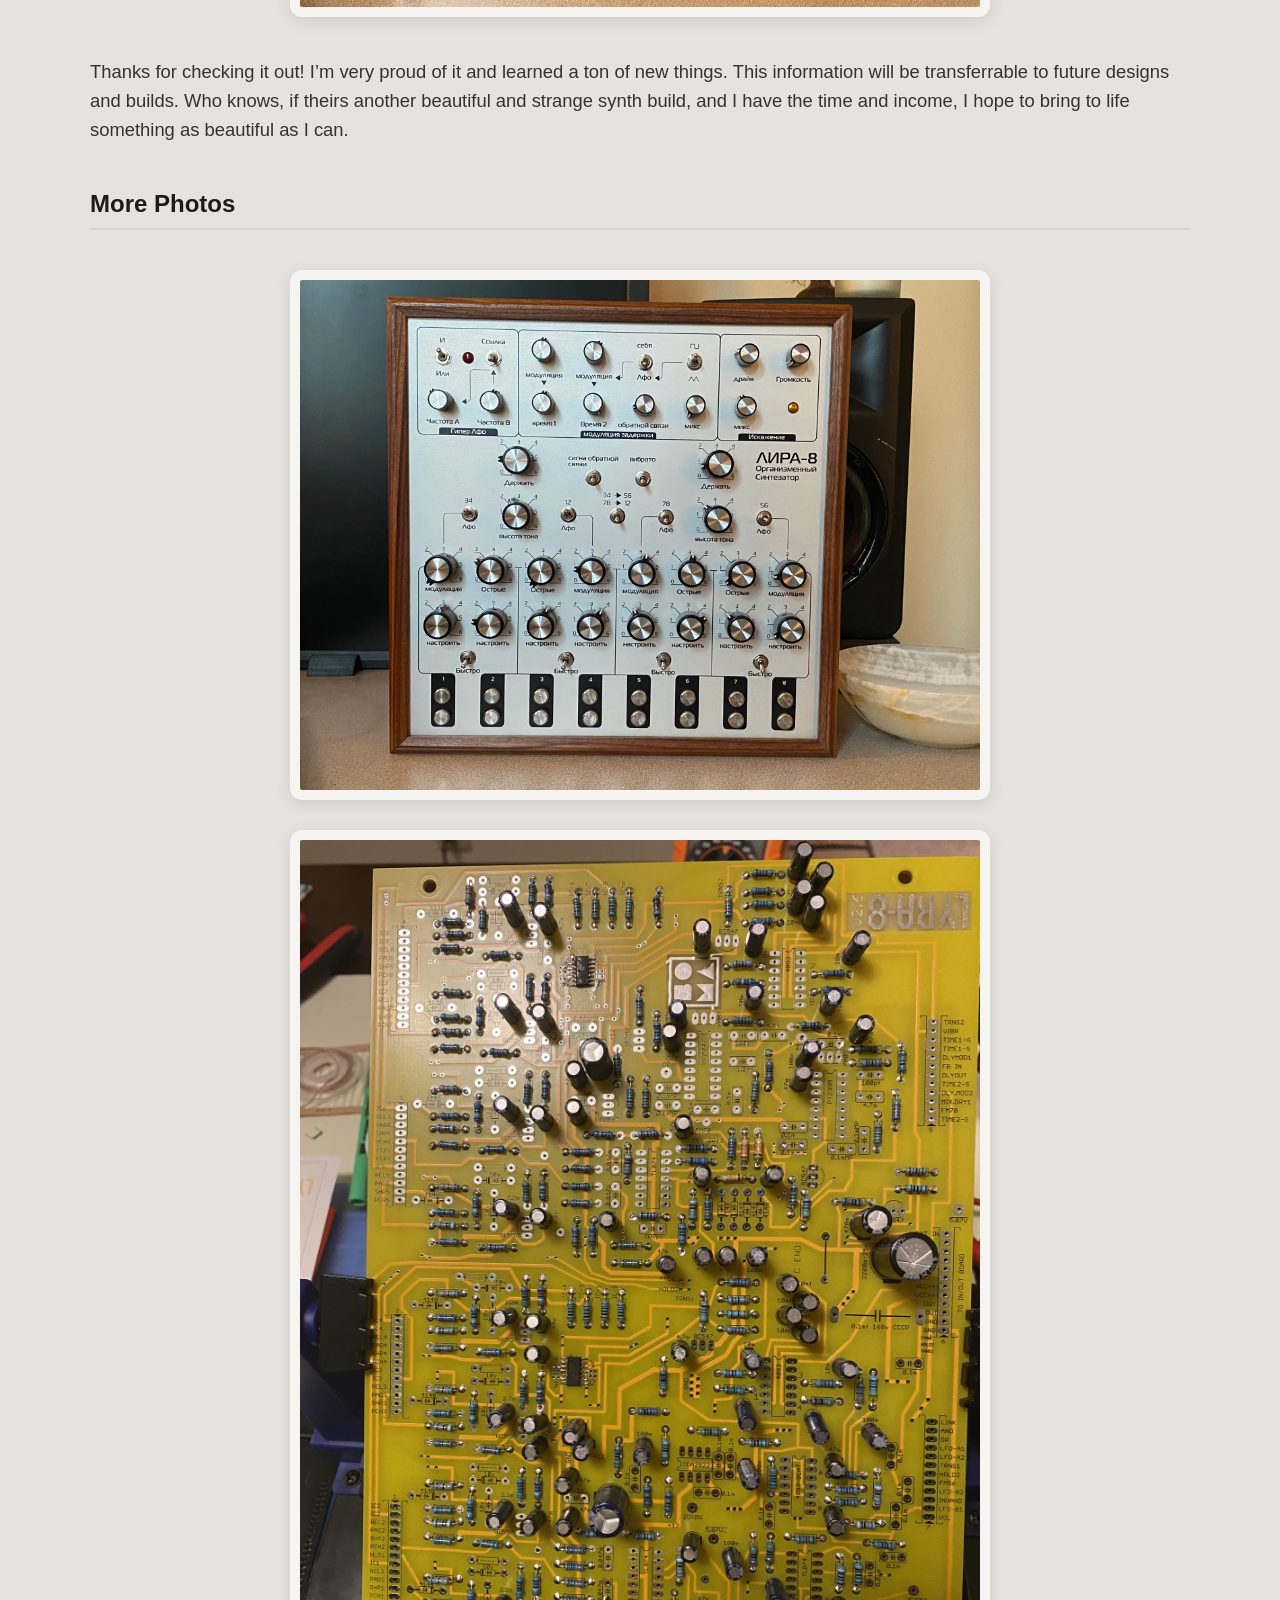
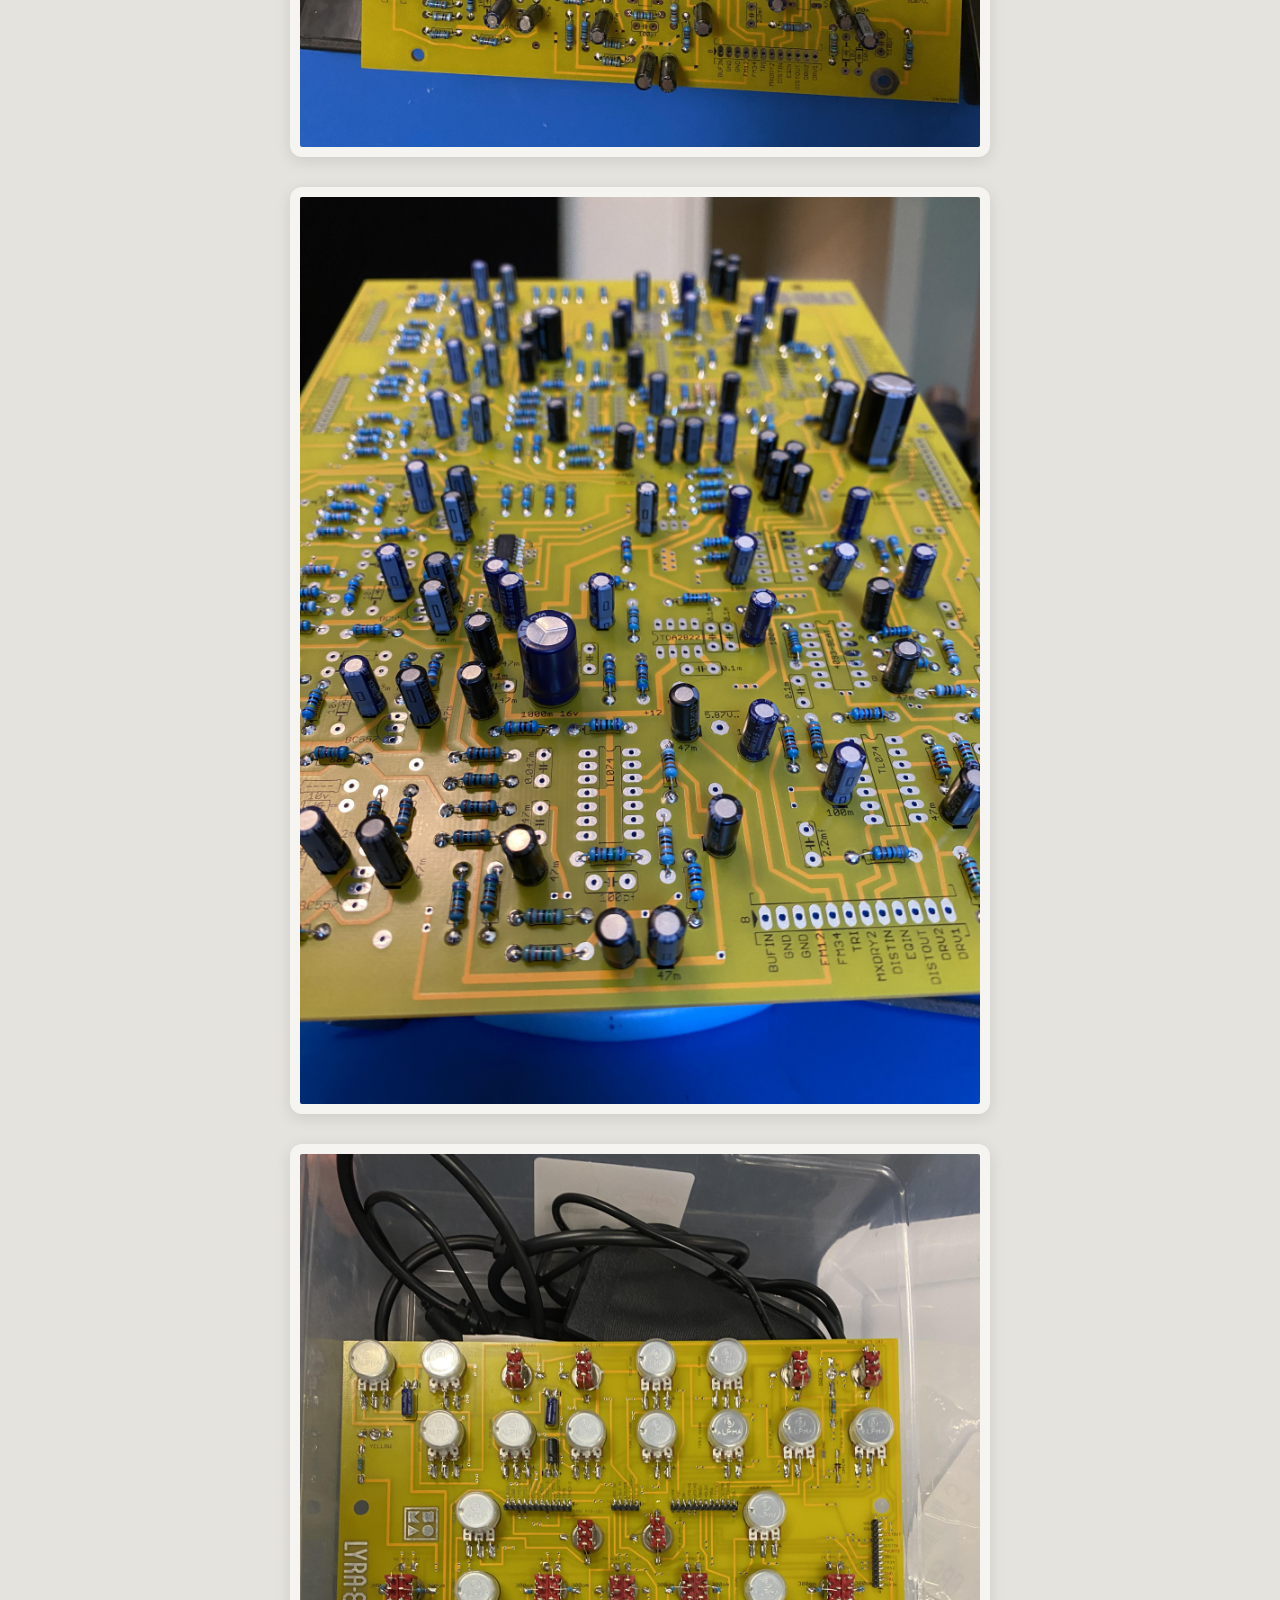
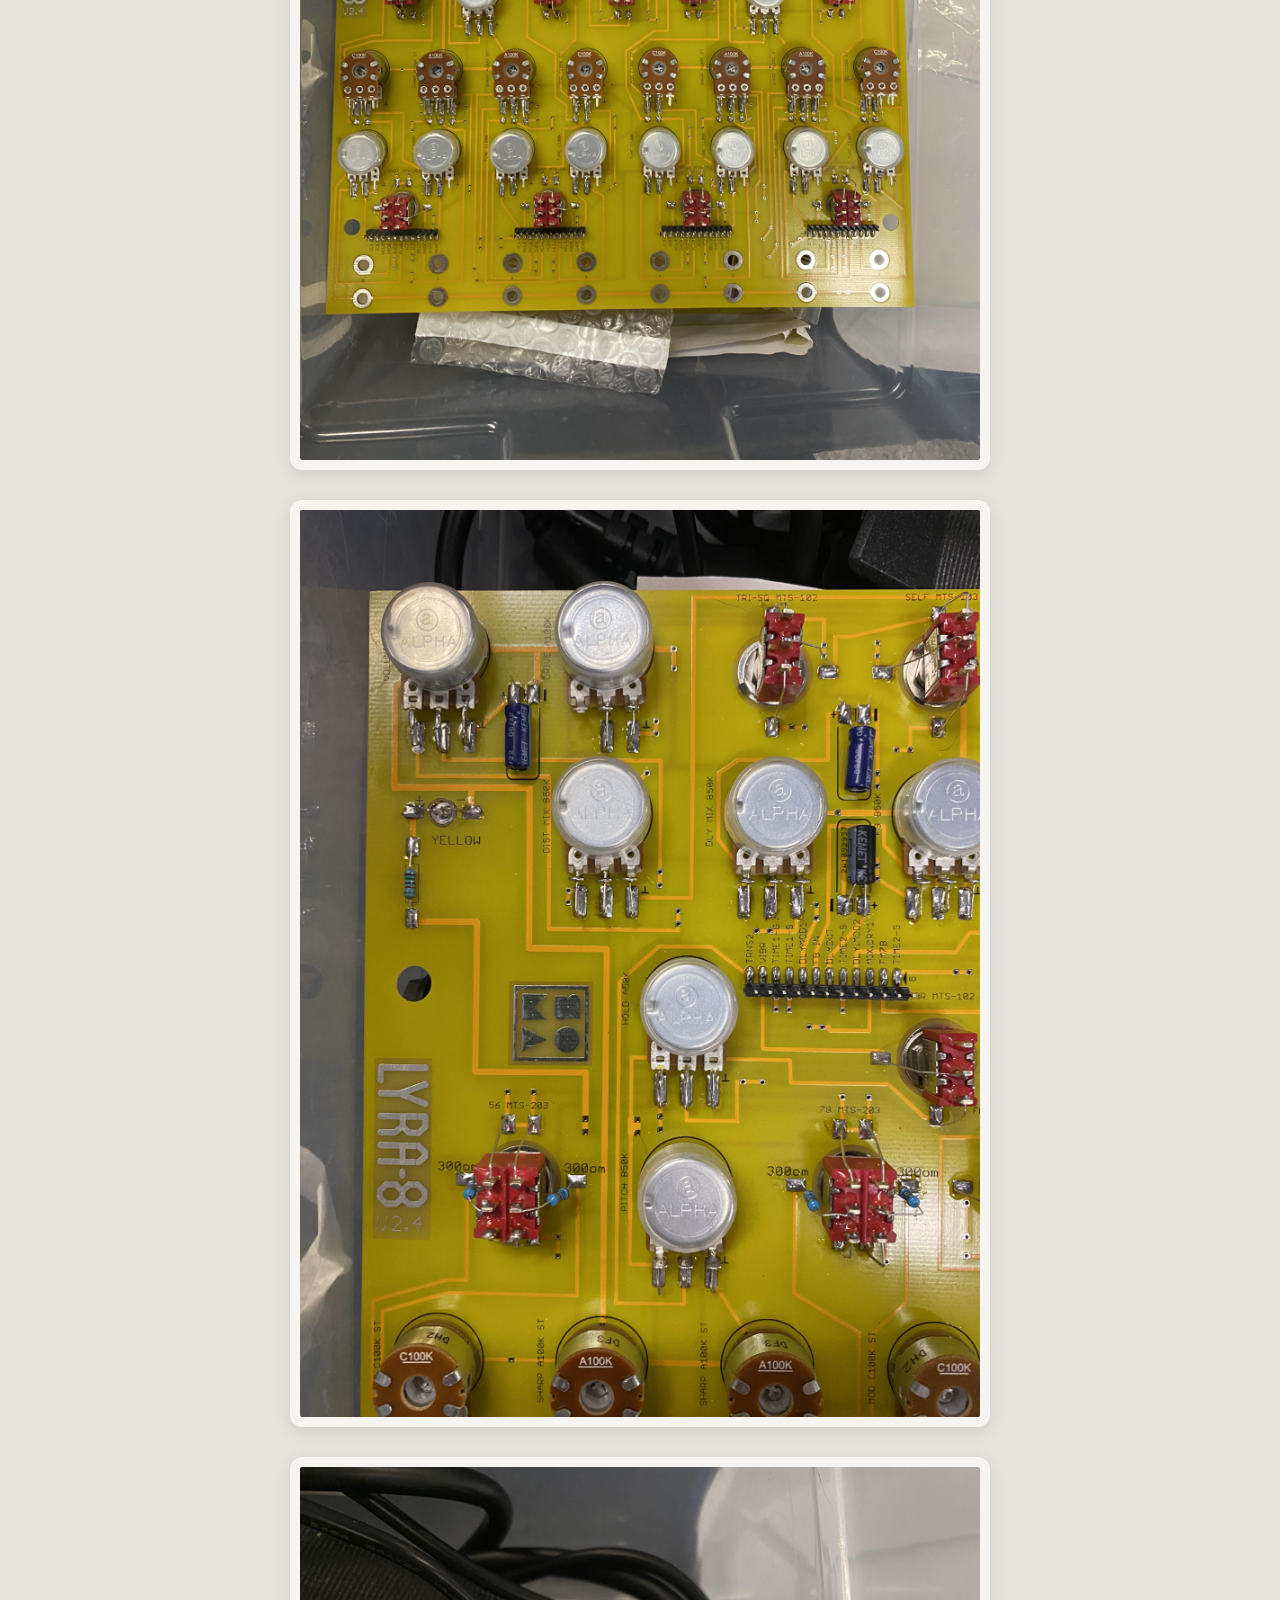
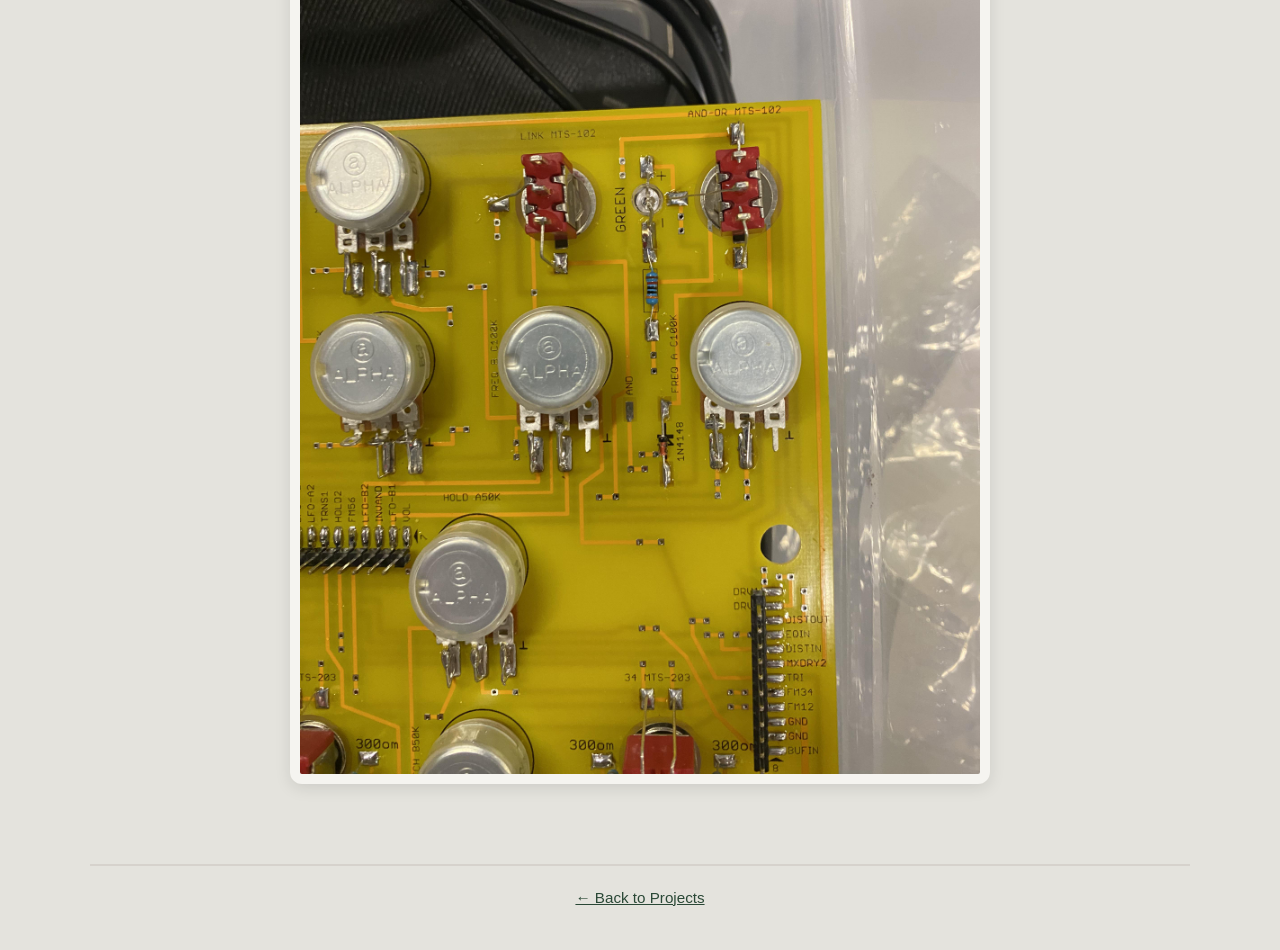
<file: lyra-8.html>
<!DOCTYPE html>
<html lang="en">
<head>
    <meta charset="UTF-8">
    <meta name="viewport" content="width=device-width, initial-scale=1.0">
    <title>Soma Lyra-8 DIY | Sub Alchemy</title>
    <link rel="stylesheet" href="style.css?v=6">
<link rel="icon" type="image/svg+xml" href="favicon.svg">
</head>
<body>

    <header>
        <a href="index.html" class="logo">SUB ALCHEMY</a>
        <nav>
            <a href="index.html">Projects</a>
            <a href="Resume_updated.pdf" target="_blank">Resume (PDF)</a>
        </nav>
    </header>

    <main class="project-content">
        <div class="project-header">
            <h1>Soma Lyra-8 DIY Build</h1>
            <div class="project-meta">Through-Hole Soldering | Panel Design | CNC &amp; Laser Cutting</div>
            <div class="project-meta">Posted December 19, 2025</div>
        </div>

        <p>The Soma Synths Lyra-8 is a coveted synthesizer DIY kit made accessible by the community at mod wiggler’s thread: <a href="https://www.modwiggler.com/forum/viewtopic.php?t=182456&amp;hilit=lyra+8+diy+kit" target="_blank" rel="noopener noreferrer">Lyra-8 DIY Kit</a>. This forum has undoubtedly been parallel in helping many builders of different backgrounds navigate this intensive project. From sourcing parts to talking about panel and case design, it can really be found there.</p>

        <div class="photo-stack">
            <img src="photos/Lyra_8/front_2.jpg" alt="The finished Lyra-8 in its rosewood case, viewed from above at an angle">
        </div>

        <p>This build took me over a year. I started the summer after I graduated with my associates in Engineering Science at HVCC. It was hard to get the PCB’s from the source as SOMA is a Russian company and I couldn’t route money to them in the way specified. So I gambled with a random person on reddit and bought the unused PCB’s from him. To my surprise, they arrived, unopened in what looked like a pizza box. From there, I began sourcing components to solder.</p>

        <div class="photo-stack">
            <img src="photos/Lyra_8/front_6.jpg" alt="The finished Lyra-8, angled view of the front panel and rosewood case">
        </div>

        <p>Once all the soldering was complete, the project went on hold as I needed a front panel, and IO panel, and a case to house the synth. Enamored by the aesthetic feel of Arseny Tokarev’s <a href="https://somasynths.com/wp-content/uploads/2020/08/L4-Diy-1024x857.jpg" target="_blank" rel="noopener noreferrer">Lyra-4 DIY </a>, I went ahead and taught myself Inkscape. After many months of trial and error, I settled on the design you see here. I was able to use Front Panel Designer and the included DXF files to prep for a real front panel. Unfortunately, I didn’t realize that instead of uploading an SVG file, I uploaded a PNG. Huge oversight IMO, but after receiving it, it didn’t look horrible and I didn’t have the money to get a new one.</p>

        <div class="photo-stack">
            <img src="photos/Lyra_8/io_1.jpg" alt="Rear IO panel inlaid into the rosewood case">
        </div>

        <p>I’m lucky that at my school we have a makers space. I was able to cut out and miter the beautiful Bolivian Rosewood, and using a CNC machine, inlay the rear IO panel. I felt that it added a nice, professional feel. I was also able to laser cut and etch some 1.6mm anodized aluminum for the bottom panel, which was really neat! But I went through about $60 of material trying to dial the machine in. Turns out clear anodized aluminum is an odd one to laser cut.</p>

        <div class="photo-stack">
            <img src="photos/Lyra_8/back_1.jpg" alt="Laser-etched anodized aluminum bottom panel">
        </div>

        <p>Thanks for checking it out! I’m very proud of it and learned a ton of new things. This information will be transferrable to future designs and builds. Who knows, if theirs another beautiful and strange synth build, and I have the time and income, I hope to bring to life something as beautiful as I can.</p>

        <h3>More Photos</h3>

        <div class="photo-stack">
            <img src="photos/Lyra_8/front_1.jpg" alt="Front 1">
            <img src="photos/Lyra_8/soldered_th.jpg" alt="Through Hole Soldering">
            <img src="photos/Lyra_8/soldered_th2.jpg" alt="Through Hole Soldering 2">
            <img src="photos/Lyra_8/soldered_control1.jpg" alt="Soldered Control 1">
            <img src="photos/Lyra_8/soldered_control2.jpg" alt="Soldered Control 2">
            <img src="photos/Lyra_8/soldered_control3.jpg" alt="Soldered Control 3">
        </div>

    </main>

    <footer>
        <p><a href="index.html" style="color: inherit;">&larr; Back to Projects</a></p>
    </footer>

</body>
</html>
</file>
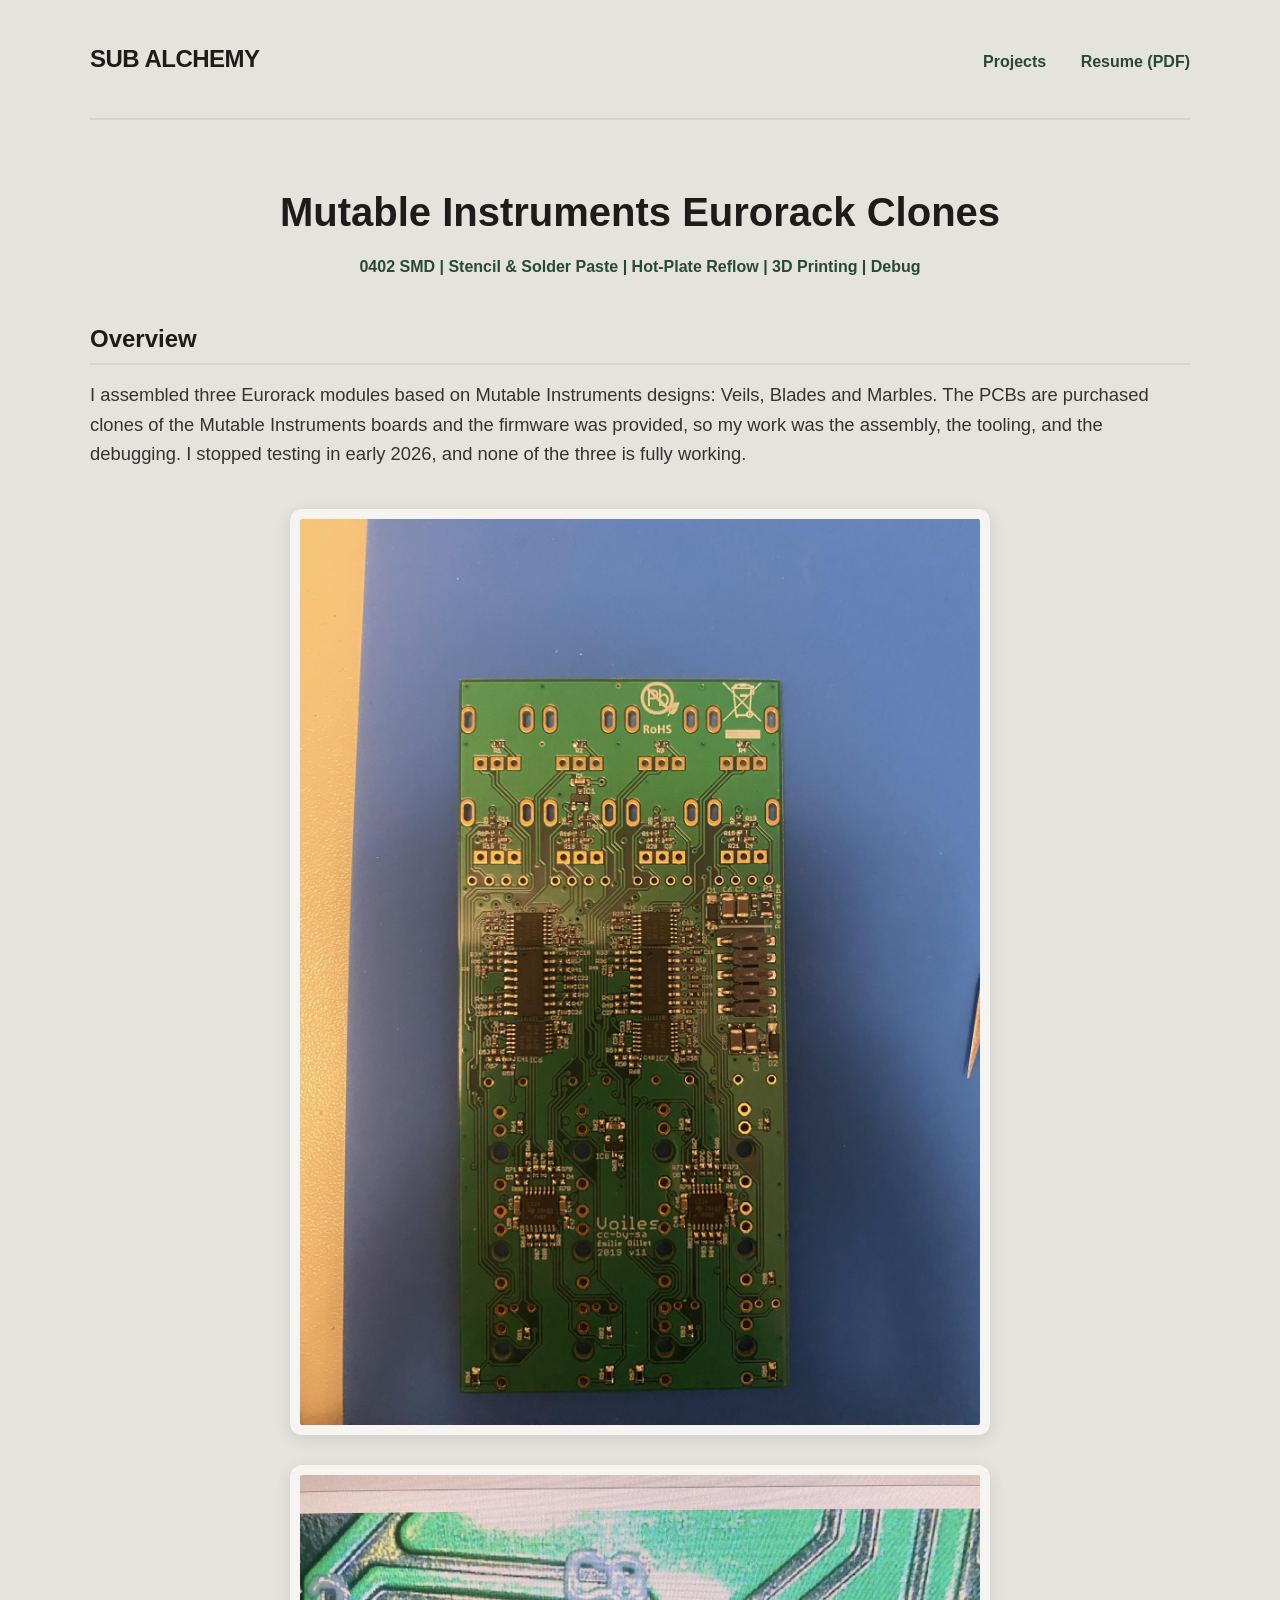
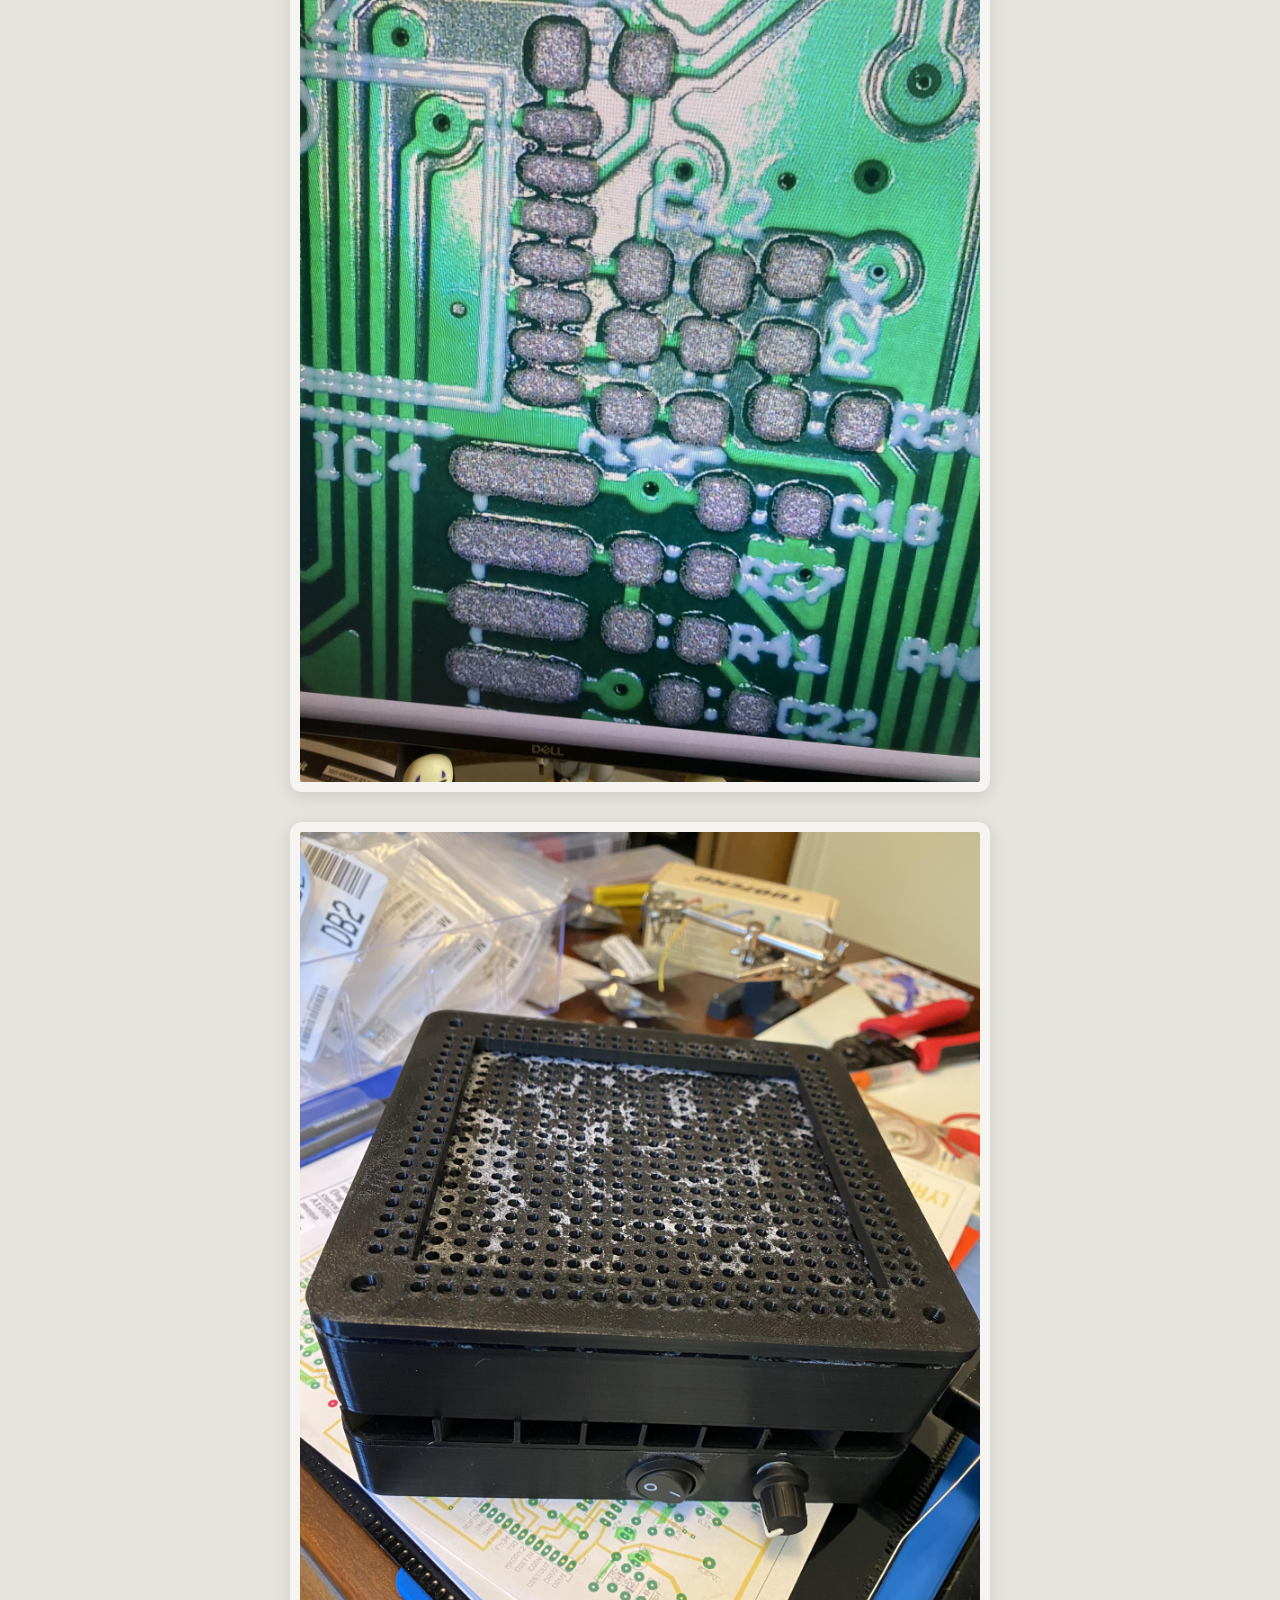
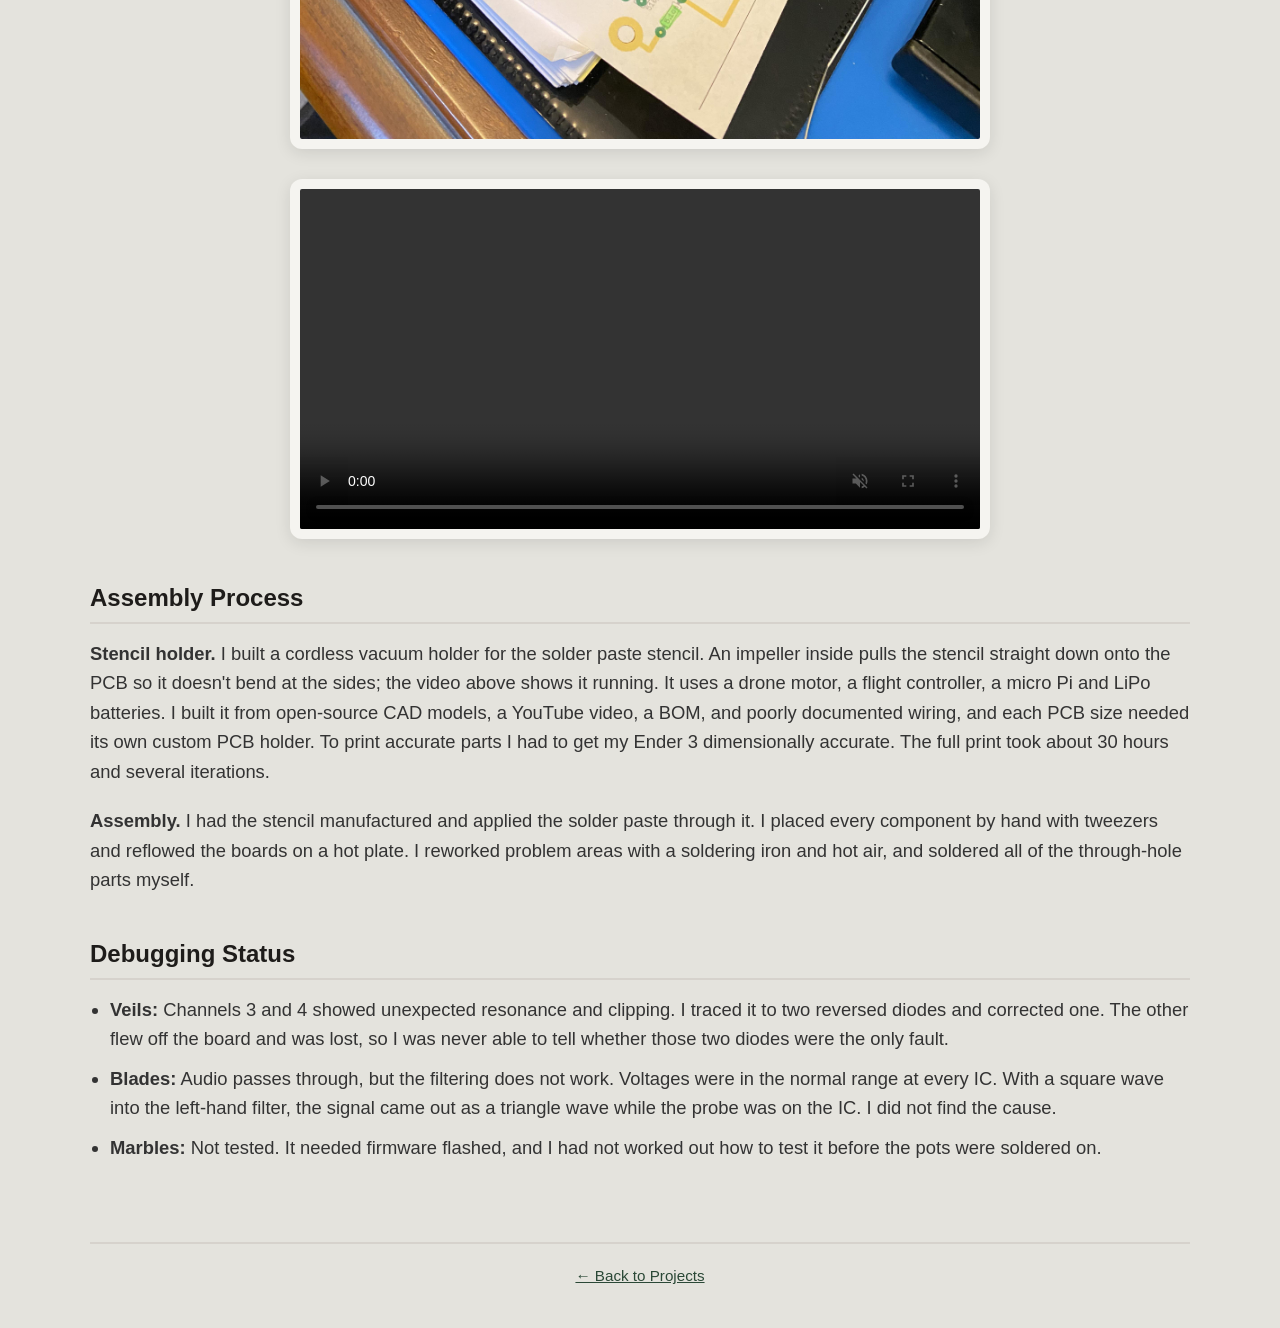
<file: mutable_clones.html>
<!DOCTYPE html>
<html lang="en">
<head>
    <meta charset="UTF-8">
    <meta name="viewport" content="width=device-width, initial-scale=1.0">
    <title>Mutable Instruments Eurorack Clones | Sub Alchemy</title>
    <link rel="stylesheet" href="style.css?v=6">
<link rel="icon" type="image/svg+xml" href="favicon.svg">
</head>
<body>

    <header>
        <a href="index.html" class="logo">SUB ALCHEMY</a>
        <nav>
            <a href="index.html">Projects</a>
            <a href="Resume_updated.pdf" target="_blank">Resume (PDF)</a>
        </nav>
    </header>

    <main class="project-content">
        <div class="project-header">
            <h1>Mutable Instruments Eurorack Clones</h1>
            <div class="project-meta">0402 SMD | Stencil &amp; Solder Paste | Hot-Plate Reflow | 3D Printing | Debug</div>
        </div>

        <h3>Overview</h3>
        <p>I assembled three Eurorack modules based on Mutable Instruments designs: Veils, Blades and Marbles. The PCBs are purchased clones of the Mutable Instruments boards and the firmware was provided, so my work was the assembly, the tooling, and the debugging. I stopped testing in early 2026, and none of the three is fully working.</p>

        <div class="photo-stack">
            <img src="photos/smd/smd_components_soldered.jpg" alt="SMD Components Soldered">
            <img src="photos/smd/solder_paste_applied.jpg" alt="Solder Paste Applied">
            <img src="photos/smd/smd_solderPasteDispenser_housing.jpg" alt="Vacuum Stencil Holder Housing">
            <video controls autoplay loop muted playsinline>
                <source src="photos/smd/Impeller_function.mp4" type="video/mp4">
                Your browser does not support the video tag.
            </video>
        </div>

        <h3>Assembly Process</h3>
        <p><strong>Stencil holder.</strong> I built a cordless vacuum holder for the solder paste stencil. An impeller inside pulls the stencil straight down onto the PCB so it doesn't bend at the sides; the video above shows it running. It uses a drone motor, a flight controller, a micro Pi and LiPo batteries. I built it from open-source CAD models, a YouTube video, a BOM, and poorly documented wiring, and each PCB size needed its own custom PCB holder. To print accurate parts I had to get my Ender 3 dimensionally accurate. The full print took about 30 hours and several iterations.</p>

        <p><strong>Assembly.</strong> I had the stencil manufactured and applied the solder paste through it. I placed every component by hand with tweezers and reflowed the boards on a hot plate. I reworked problem areas with a soldering iron and hot air, and soldered all of the through-hole parts myself.</p>

        <h3>Debugging Status</h3>
        <ul>
            <li><strong>Veils:</strong> Channels 3 and 4 showed unexpected resonance and clipping. I traced it to two reversed diodes and corrected one. The other flew off the board and was lost, so I was never able to tell whether those two diodes were the only fault.</li>
            <li><strong>Blades:</strong> Audio passes through, but the filtering does not work. Voltages were in the normal range at every IC. With a square wave into the left-hand filter, the signal came out as a triangle wave while the probe was on the IC. I did not find the cause.</li>
            <li><strong>Marbles:</strong> Not tested. It needed firmware flashed, and I had not worked out how to test it before the pots were soldered on.</li>
        </ul>

    </main>

    <footer>
        <p><a href="index.html" style="color: inherit;">&larr; Back to Projects</a></p>
    </footer>

</body>
</html>
</file>
<file: style.css>
:root {
    --bg-color: #E4E3DD; 
    --text-color: #1E1C1A;
    --text-light: #2A4836;
    --border-color: #D6D2CC;
    --card-bg: #F5F4F0;
}

* {
    box-sizing: border-box;
    margin: 0;
    padding: 0;
}

body {
    font-family: -apple-system, BlinkMacSystemFont, "Segoe UI", Roboto, Helvetica, Arial, sans-serif;
    background-color: var(--bg-color);
    color: var(--text-color);
    line-height: 1.6;
    padding: 0 20px;
}

/* Header & Navigation */
header {
    max-width: 1100px;
    margin: 0 auto;
    padding: 40px 0;
    display: flex;
    justify-content: space-between;
    align-items: baseline;
    border-bottom: 2px solid var(--border-color);
}

.logo {
    font-size: 1.5rem;
    font-weight: 700;
    text-decoration: none;
    color: var(--text-color);
    letter-spacing: -0.5px;
}

nav a {
    text-decoration: none;
    color: var(--text-light);
    margin-left: 30px;
    font-weight: 600;
    transition: color 0.2s;
}

nav a:hover {
    color: var(--text-color);
}

/* Main Content */
main {
    max-width: 1100px;
    margin: 60px auto;
}

.hero {
    margin-bottom: 60px;
    text-align: center;
}

.hero h1 {
    font-size: 2.5rem;
    margin-bottom: 15px;
    font-weight: 700;
    letter-spacing: -1px;
}

.hero p {
    font-size: 1.25rem;
    color: var(--text-light);
    max-width: 700px;
    margin: 0 auto;
}

/* Horizontal Layout for Homepage Cards */
.projects-grid {
    display: grid;
    grid-template-columns: repeat(3, 1fr);
    gap: 40px;
}

.project-card {
    display: block;
    background-color: var(--card-bg);
    text-decoration: none;
    color: inherit;
    border-radius: 12px;
    overflow: hidden;
    box-shadow: 0 8px 24px rgba(0, 0, 0, 0.12); /* Drop shadow requested */
    transition: transform 0.2s, box-shadow 0.2s;
}

.project-card:hover {
    transform: translateY(-4px);
    box-shadow: 0 12px 32px rgba(0, 0, 0, 0.18);
}

.project-image {
    width: 100%;
    height: 350px;
    background-color: #f5f5f5;
    overflow: hidden;
}

.project-image img {
    width: 100%;
    height: 100%;
    object-fit: cover;
}

.project-info {
    padding: 30px;
}

.project-info h2 {
    font-size: 1.5rem;
    margin-bottom: 10px;
}

.project-info p {
    color: var(--text-light);
    font-size: 1.05rem;
}

.tech-stack {
    margin-top: 15px;
    font-size: 0.85rem;
    color: #777;
    font-weight: 600;
    text-transform: uppercase;
    letter-spacing: 0.5px;
}

/* Project Page Specifics */
.project-header {
    margin-bottom: 40px;
    text-align: center;
}

.project-header h1 {
    font-size: 2.5rem;
    margin-bottom: 10px;
}

.project-meta {
    color: var(--text-light);
    font-weight: 600;
}

.project-content h3 {
    margin: 40px 0 15px 0;
    font-size: 1.5rem;
    border-bottom: 2px solid var(--border-color);
    padding-bottom: 5px;
}

.project-content p {
    margin-bottom: 20px;
    font-size: 1.15rem;
    color: #333;
}

.project-content ul, .project-content ol {
    margin-bottom: 20px;
    padding-left: 20px;
    font-size: 1.15rem;
    color: #333;
}

.project-content li {
    margin-bottom: 10px;
}

/* Vertical Photo Scroll for Project Pages */
.photo-stack {
    display: flex;
    flex-direction: column;
    gap: 30px;
    margin: 40px 0;
    align-items: center;
}

.photo-stack img, .photo-stack video {
    width: 100%;
    max-width: 700px;
    height: auto;
    border-radius: 12px;
    box-shadow: 0 4px 16px rgba(0, 0, 0, 0.1);
    object-fit: contain;
    background-color: var(--card-bg);
    padding: 10px;
}

/* Footer */
footer {
    max-width: 1100px;
    margin: 80px auto 40px auto;
    padding-top: 20px;
    border-top: 2px solid var(--border-color);
    text-align: center;
    color: var(--text-light);
    font-size: 0.95rem;
}

/* Responsive: laptops / tablets */
@media (max-width: 1000px) {
    .projects-grid {
        grid-template-columns: repeat(2, 1fr);
        gap: 28px;
    }
}

/* Responsive: phones */
@media (max-width: 640px) {
    body {
        padding: 0 16px;
    }

    header {
        flex-direction: column;
        align-items: center;
        gap: 12px;
        padding: 24px 0;
    }

    nav a {
        margin: 0 12px;
    }

    main {
        margin: 32px auto;
    }

    .hero {
        margin-bottom: 36px;
    }

    .hero h1,
    .project-header h1 {
        font-size: 1.9rem;
    }

    .hero p {
        font-size: 1.1rem;
    }

    .projects-grid {
        grid-template-columns: 1fr;
        gap: 24px;
    }

    .project-image {
        height: 240px;
    }

    .project-info {
        padding: 20px;
    }

    .project-content p,
    .project-content ul,
    .project-content ol {
        font-size: 1.05rem;
    }

    .photo-stack img,
    .photo-stack video {
        padding: 6px;
    }

    footer {
        margin: 48px auto 24px auto;
        overflow-wrap: anywhere;
    }
}

/* Touch devices: no sticky hover lift */
@media (hover: none) {
    .project-card:hover {
        transform: none;
        box-shadow: 0 8px 24px rgba(0, 0, 0, 0.12);
    }
}
</file>
